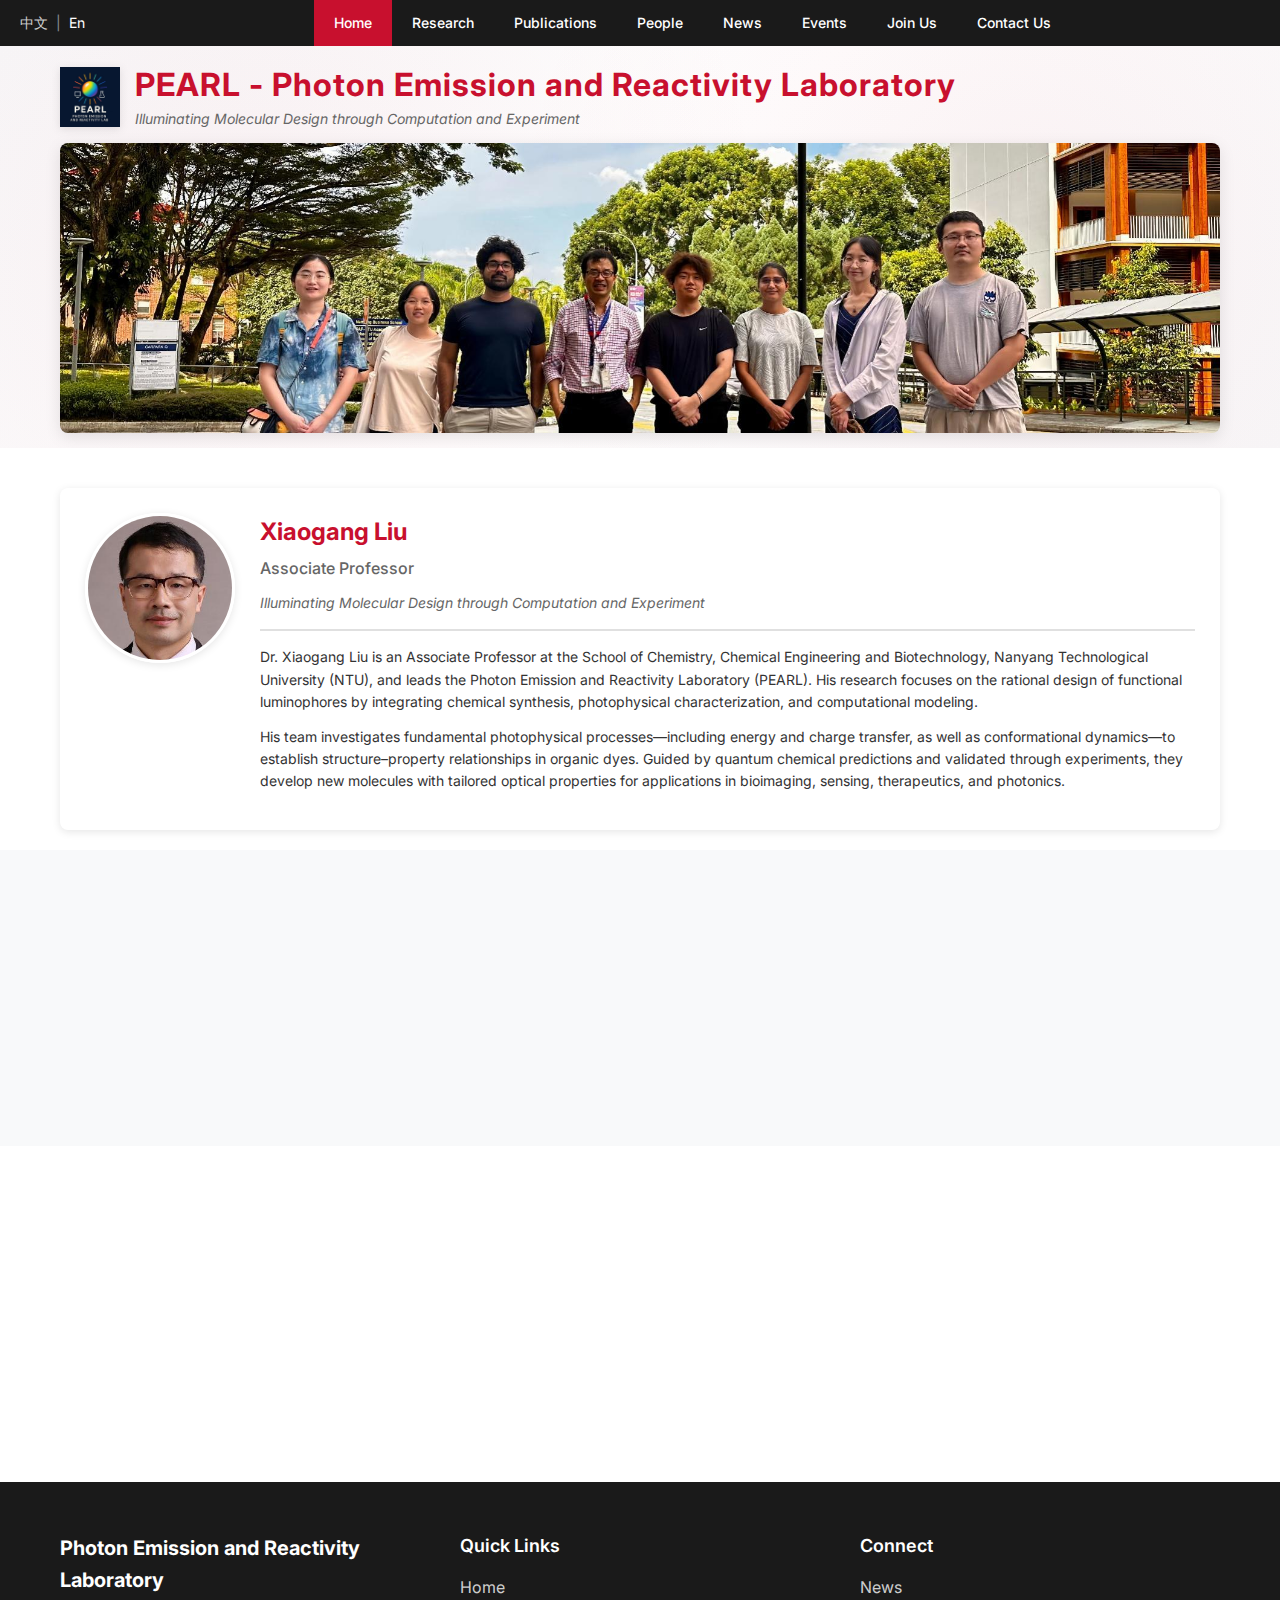
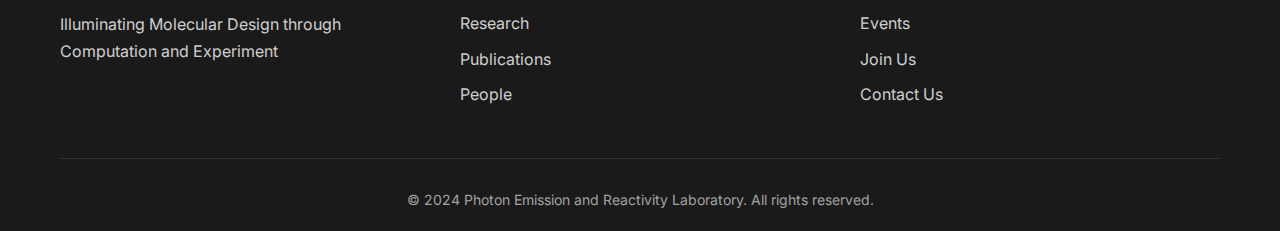
<file: index.html>
<!DOCTYPE html>
<html lang="en" id="html-root">
<head>
    <meta charset="UTF-8">
    <meta name="viewport" content="width=device-width, initial-scale=1.0">
    <title>Photon Emission and Reactivity Laboratory | PEARL</title>
    <link rel="stylesheet" href="styles.css">
    <link rel="preconnect" href="https://fonts.googleapis.com">
    <link rel="preconnect" href="https://fonts.gstatic.com" crossorigin>
    <link href="https://fonts.googleapis.com/css2?family=Inter:wght@300;400;500;600;700&display=swap" rel="stylesheet">
</head>
<body>
    <!-- Navigation -->
    <nav class="navbar">
        <div class="navbar-container">
            <div class="language-switcher-top">
                <a href="#" class="lang-link" data-lang="zh">中文</a>
                <span>|</span>
                <a href="#" class="lang-link active" data-lang="en">En</a>
            </div>
            <ul class="nav-menu">
                <li><a href="index.html" class="nav-link active" data-en="Home" data-zh="首页">Home</a></li>
                <li><a href="research.html" class="nav-link" data-en="Research" data-zh="研究">Research</a></li>
                <li><a href="publications.html" class="nav-link" data-en="Publications" data-zh="出版物">Publications</a></li>
                <li><a href="people.html" class="nav-link" data-en="People" data-zh="人员">People</a></li>
                <li><a href="news.html" class="nav-link" data-en="News" data-zh="新闻">News</a></li>
                <li><a href="events.html" class="nav-link" data-en="Events" data-zh="活动">Events</a></li>
                <li><a href="join-us.html" class="nav-link" data-en="Join Us" data-zh="加入我们">Join Us</a></li>
                <li><a href="contact.html" class="nav-link" data-en="Contact Us" data-zh="联系我们">Contact Us</a></li>
            </ul>
            <button class="mobile-menu-toggle" aria-label="Toggle menu">
                <span></span>
                <span></span>
                <span></span>
            </button>
        </div>
    </nav>

    <!-- Top Banner with Logo and Group Photo -->
    <section class="top-banner">
        <div class="container">
            <div class="banner-content">
                <div class="logo-banner">
                    <div class="logo-image-wrapper">
                        <img src="images/pearl-logo.jpg" alt="PEARL Logo" class="pearl-logo-img" onerror="this.style.display='none'; this.nextElementSibling.style.display='flex';">
                        <div class="logo-icon-fallback" style="display: none;">
                            <svg width="80" height="80" viewBox="0 0 50 50" fill="none" xmlns="http://www.w3.org/2000/svg">
                                <circle cx="25" cy="25" r="20" stroke="currentColor" stroke-width="2" fill="none"/>
                                <circle cx="25" cy="15" r="3" fill="currentColor"/>
                                <circle cx="35" cy="30" r="3" fill="currentColor"/>
                                <circle cx="15" cy="30" r="3" fill="currentColor"/>
                                <line x1="25" y1="18" x2="32" y2="27" stroke="currentColor" stroke-width="1.5"/>
                                <line x1="25" y1="18" x2="18" y2="27" stroke="currentColor" stroke-width="1.5"/>
                                <path d="M25 25 L30 20" stroke="currentColor" stroke-width="2" stroke-linecap="round"/>
                            </svg>
                        </div>
                    </div>
                    <div class="logo-text-banner">
                        <h1 class="pearl-title" data-en="PEARL - Photon Emission and Reactivity Laboratory" data-zh="PEARL - 光子发射与反应性实验室">PEARL - Photon Emission and Reactivity Laboratory</h1>
                        <p class="lab-tagline" data-en="Illuminating Molecular Design through Computation and Experiment" data-zh="通过计算与实验照亮分子设计">Illuminating Molecular Design through Computation and Experiment</p>
                    </div>
                </div>
            </div>
            <div class="group-photo-banner">
                <img src="images/group-photo.jpg" alt="PEARL Research Group" class="group-photo-banner-img">
            </div>
        </div>
    </section>

    <!-- Main Content -->
    <main class="main-content">
        <!-- Professor Profile Section -->
        <section class="professor-section">
            <div class="container">
                <div class="professor-card">
                    <div class="professor-image">
                        <img src="images/professor-photo.jpg" alt="Dr. Xiaogang Liu" class="professor-photo">
                    </div>
                    <div class="professor-info">
                        <h2 class="professor-name">Xiaogang Liu</h2>
                        <p class="professor-title" data-en="Associate Professor" data-zh="副教授">Associate Professor</p>
                        <p class="professor-tagline" data-en="Illuminating Molecular Design through Computation and Experiment" data-zh="通过计算与实验照亮分子设计">Illuminating Molecular Design through Computation and Experiment</p>
                        <div class="professor-bio">
                            <p data-en="Dr. Xiaogang Liu is an Associate Professor at the School of Chemistry, Chemical Engineering and Biotechnology, Nanyang Technological University (NTU), and leads the Photon Emission and Reactivity Laboratory (PEARL). His research focuses on the rational design of functional luminophores by integrating chemical synthesis, photophysical characterization, and computational modeling." data-zh="刘晓刚博士是南洋理工大学化学、化学工程与生物技术学院的副教授，并领导光子发射与反应性实验室（PEARL）。他的研究重点是通过整合化学合成、光物理表征和计算建模来合理设计功能性发光团。">Dr. Xiaogang Liu is an Associate Professor at the School of Chemistry, Chemical Engineering and Biotechnology, Nanyang Technological University (NTU), and leads the Photon Emission and Reactivity Laboratory (PEARL). His research focuses on the rational design of functional luminophores by integrating chemical synthesis, photophysical characterization, and computational modeling.</p>
                            <p data-en="His team investigates fundamental photophysical processes—including energy and charge transfer, as well as conformational dynamics—to establish structure–property relationships in organic dyes. Guided by quantum chemical predictions and validated through experiments, they develop new molecules with tailored optical properties for applications in bioimaging, sensing, therapeutics, and photonics." data-zh="他的团队研究基本的光物理过程——包括能量和电荷转移以及构象动力学——以建立有机染料的结构-性质关系。在量子化学预测的指导下并通过实验验证，他们开发具有定制光学特性的新分子，用于生物成像、传感、治疗和光子学应用。">His team investigates fundamental photophysical processes—including energy and charge transfer, as well as conformational dynamics—to establish structure–property relationships in organic dyes. Guided by quantum chemical predictions and validated through experiments, they develop new molecules with tailored optical properties for applications in bioimaging, sensing, therapeutics, and photonics.</p>
                        </div>
                    </div>
                </div>
            </div>
        </section>

        <!-- Research Preview Section -->
        <section class="research-preview">
            <div class="container">
                <div class="section-header">
                    <h2 data-en="Research" data-zh="研究">Research</h2>
                    <a href="research.html" class="more-link" data-en="More >" data-zh="更多 >">More ></a>
                </div>
                <div class="research-content">
                    <p data-en="Our research focuses on the structure–property relationships of organic dyes. We combine computational modeling, molecular synthesis, and photophysical characterization to establish rational design principles. By integrating theoretical predictions with experimental studies, we investigate and modulate energy transfer, photoinduced processes, and excited-state dynamics, aiming to create next-generation dyes with optimized performance for imaging, sensing, therapy, and photocatalysis." data-zh="我们的研究专注于有机染料的结构-性质关系。我们结合计算建模、分子合成和光物理表征来建立合理的设计原则。通过将理论预测与实验研究相结合，我们研究和调节能量转移、光诱导过程和激发态动力学，旨在创建用于成像、传感、治疗和光催化的具有优化性能的下一代染料。">Our research focuses on the structure–property relationships of organic dyes. We combine computational modeling, molecular synthesis, and photophysical characterization to establish rational design principles. By integrating theoretical predictions with experimental studies, we investigate and modulate energy transfer, photoinduced processes, and excited-state dynamics, aiming to create next-generation dyes with optimized performance for imaging, sensing, therapy, and photocatalysis.</p>
                </div>
            </div>
        </section>

        <!-- Events Preview Section -->
        <section class="events-preview">
            <div class="container">
                <div class="section-header">
                    <h2 data-en="Events" data-zh="活动">Events</h2>
                    <a href="events.html" class="more-link" data-en="More >" data-zh="更多 >">More ></a>
                </div>
                <div class="event-item">
                    <h3 data-en="Fluorescence Research Group Begins a New Chapter at NTU CCEB" data-zh="荧光研究组在NTU CCEB开启新篇章">Fluorescence Research Group Begins a New Chapter at NTU CCEB</h3>
                    <p class="event-date" data-en="Recent" data-zh="最近">Recent</p>
                </div>
            </div>
        </section>
    </main>

    <!-- Footer -->
    <footer class="footer">
        <div class="container">
            <div class="footer-content">
                <div class="footer-section">
                    <h3>Photon Emission and Reactivity Laboratory</h3>
                    <p>Illuminating Molecular Design through Computation and Experiment</p>
                </div>
                <div class="footer-section">
                    <h4>Quick Links</h4>
                    <ul>
                        <li><a href="index.html">Home</a></li>
                        <li><a href="research.html">Research</a></li>
                        <li><a href="publications.html">Publications</a></li>
                        <li><a href="people.html">People</a></li>
                    </ul>
                </div>
                <div class="footer-section">
                    <h4>Connect</h4>
                    <ul>
                        <li><a href="news.html">News</a></li>
                        <li><a href="events.html">Events</a></li>
                        <li><a href="join-us.html">Join Us</a></li>
                        <li><a href="contact.html">Contact Us</a></li>
                    </ul>
                </div>
            </div>
            <div class="footer-bottom">
                <p>&copy; 2024 Photon Emission and Reactivity Laboratory. All rights reserved.</p>
            </div>
        </div>
    </footer>

    <script src="script.js"></script>
</body>
</html>
</file>
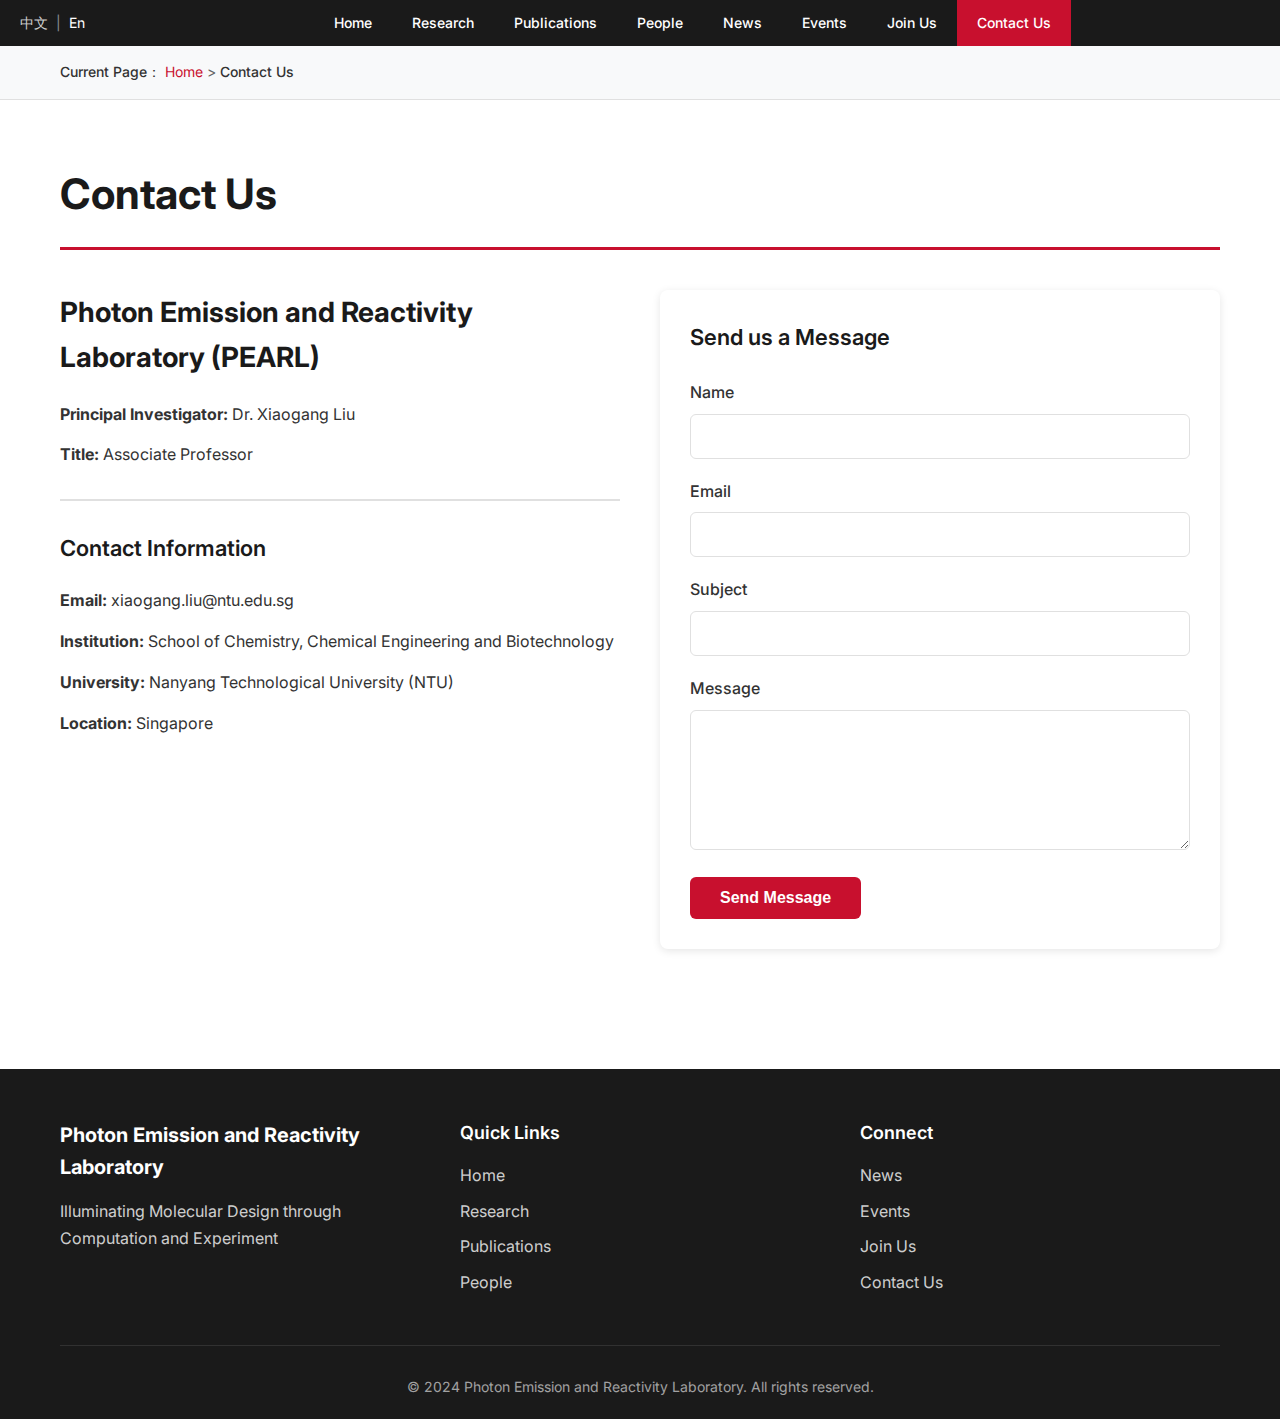
<file: contact.html>
<!DOCTYPE html>
<html lang="en">
<head>
    <meta charset="UTF-8">
    <meta name="viewport" content="width=device-width, initial-scale=1.0">
    <title>Contact Us | PEARL</title>
    <link rel="stylesheet" href="styles.css">
    <link rel="preconnect" href="https://fonts.googleapis.com">
    <link rel="preconnect" href="https://fonts.gstatic.com" crossorigin>
    <link href="https://fonts.googleapis.com/css2?family=Inter:wght@300;400;500;600;700&display=swap" rel="stylesheet">
</head>
<body>
    <!-- Navigation -->
    <nav class="navbar">
        <div class="navbar-container">
            <div class="language-switcher-top">
                <a href="#" class="lang-link" data-lang="zh">中文</a>
                <span>|</span>
                <a href="#" class="lang-link active" data-lang="en">En</a>
            </div>
            <ul class="nav-menu">
                <li><a href="index.html" class="nav-link" data-en="Home" data-zh="首页">Home</a></li>
                <li><a href="research.html" class="nav-link" data-en="Research" data-zh="研究">Research</a></li>
                <li><a href="publications.html" class="nav-link" data-en="Publications" data-zh="出版物">Publications</a></li>
                <li><a href="people.html" class="nav-link" data-en="People" data-zh="人员">People</a></li>
                <li><a href="news.html" class="nav-link" data-en="News" data-zh="新闻">News</a></li>
                <li><a href="events.html" class="nav-link" data-en="Events" data-zh="活动">Events</a></li>
                <li><a href="join-us.html" class="nav-link" data-en="Join Us" data-zh="加入我们">Join Us</a></li>
                <li><a href="contact.html" class="nav-link active" data-en="Contact Us" data-zh="联系我们">Contact Us</a></li>
            </ul>
            <button class="mobile-menu-toggle" aria-label="Toggle menu">
                <span></span>
                <span></span>
                <span></span>
            </button>
        </div>
    </nav>

    <section class="breadcrumb">
        <div class="container">
            <p><span data-en="Current Page： " data-zh="当前页面： ">Current Page： </span><a href="index.html" data-en="Home" data-zh="首页">Home</a> > <span data-en="Contact Us" data-zh="联系我们">Contact Us</span></p>
        </div>
    </section>

    <main class="main-content">
        <section class="contact-page">
            <div class="container">
                <h1 class="page-title" data-en="Contact Us" data-zh="联系我们">Contact Us</h1>
                
                <div class="contact-content">
                    <div class="contact-info">
                        <h2 data-en="Photon Emission and Reactivity Laboratory (PEARL)" data-zh="光子发射与反应性实验室（PEARL）">Photon Emission and Reactivity Laboratory (PEARL)</h2>
                        <p><strong data-en="Principal Investigator:" data-zh="首席研究员：">Principal Investigator:</strong> Dr. Xiaogang Liu</p>
                        <p><strong data-en="Title:" data-zh="职称：">Title:</strong> <span data-en="Associate Professor" data-zh="副教授">Associate Professor</span></p>
                        
                        <div class="contact-details">
                            <h3 data-en="Contact Information" data-zh="联系信息">Contact Information</h3>
                            <p><strong data-en="Email:" data-zh="电子邮件：">Email:</strong> xiaogang.liu@ntu.edu.sg</p>
                            <p><strong data-en="Institution:" data-zh="机构：">Institution:</strong> <span data-en="School of Chemistry, Chemical Engineering and Biotechnology" data-zh="化学、化学工程与生物技术学院">School of Chemistry, Chemical Engineering and Biotechnology</span></p>
                            <p><strong data-en="University:" data-zh="大学：">University:</strong> <span data-en="Nanyang Technological University (NTU)" data-zh="南洋理工大学（NTU）">Nanyang Technological University (NTU)</span></p>
                            <p><strong data-en="Location:" data-zh="位置：">Location:</strong> <span data-en="Singapore" data-zh="新加坡">Singapore</span></p>
                        </div>
                    </div>

                    <div class="contact-form-section">
                        <h3 data-en="Send us a Message" data-zh="给我们留言">Send us a Message</h3>
                        <form class="contact-form">
                            <div class="form-group">
                                <label for="name" data-en="Name" data-zh="姓名">Name</label>
                                <input type="text" id="name" name="name" required>
                            </div>
                            <div class="form-group">
                                <label for="email" data-en="Email" data-zh="电子邮件">Email</label>
                                <input type="email" id="email" name="email" required>
                            </div>
                            <div class="form-group">
                                <label for="subject" data-en="Subject" data-zh="主题">Subject</label>
                                <input type="text" id="subject" name="subject" required>
                            </div>
                            <div class="form-group">
                                <label for="message" data-en="Message" data-zh="留言">Message</label>
                                <textarea id="message" name="message" rows="6" required></textarea>
                            </div>
                            <button type="submit" class="submit-btn" data-en="Send Message" data-zh="发送留言">Send Message</button>
                        </form>
                    </div>
                </div>
            </div>
        </section>
    </main>

    <footer class="footer">
        <div class="container">
            <div class="footer-content">
                <div class="footer-section">
                    <h3>Photon Emission and Reactivity Laboratory</h3>
                    <p>Illuminating Molecular Design through Computation and Experiment</p>
                </div>
                <div class="footer-section">
                    <h4>Quick Links</h4>
                    <ul>
                        <li><a href="index.html">Home</a></li>
                        <li><a href="research.html">Research</a></li>
                        <li><a href="publications.html">Publications</a></li>
                        <li><a href="people.html">People</a></li>
                    </ul>
                </div>
                <div class="footer-section">
                    <h4>Connect</h4>
                    <ul>
                        <li><a href="news.html">News</a></li>
                        <li><a href="events.html">Events</a></li>
                        <li><a href="join-us.html">Join Us</a></li>
                        <li><a href="contact.html">Contact Us</a></li>
                    </ul>
                </div>
            </div>
            <div class="footer-bottom">
                <p>&copy; 2024 Photon Emission and Reactivity Laboratory. All rights reserved.</p>
            </div>
        </div>
    </footer>

    <script src="script.js"></script>
</body>
</html>
</file>
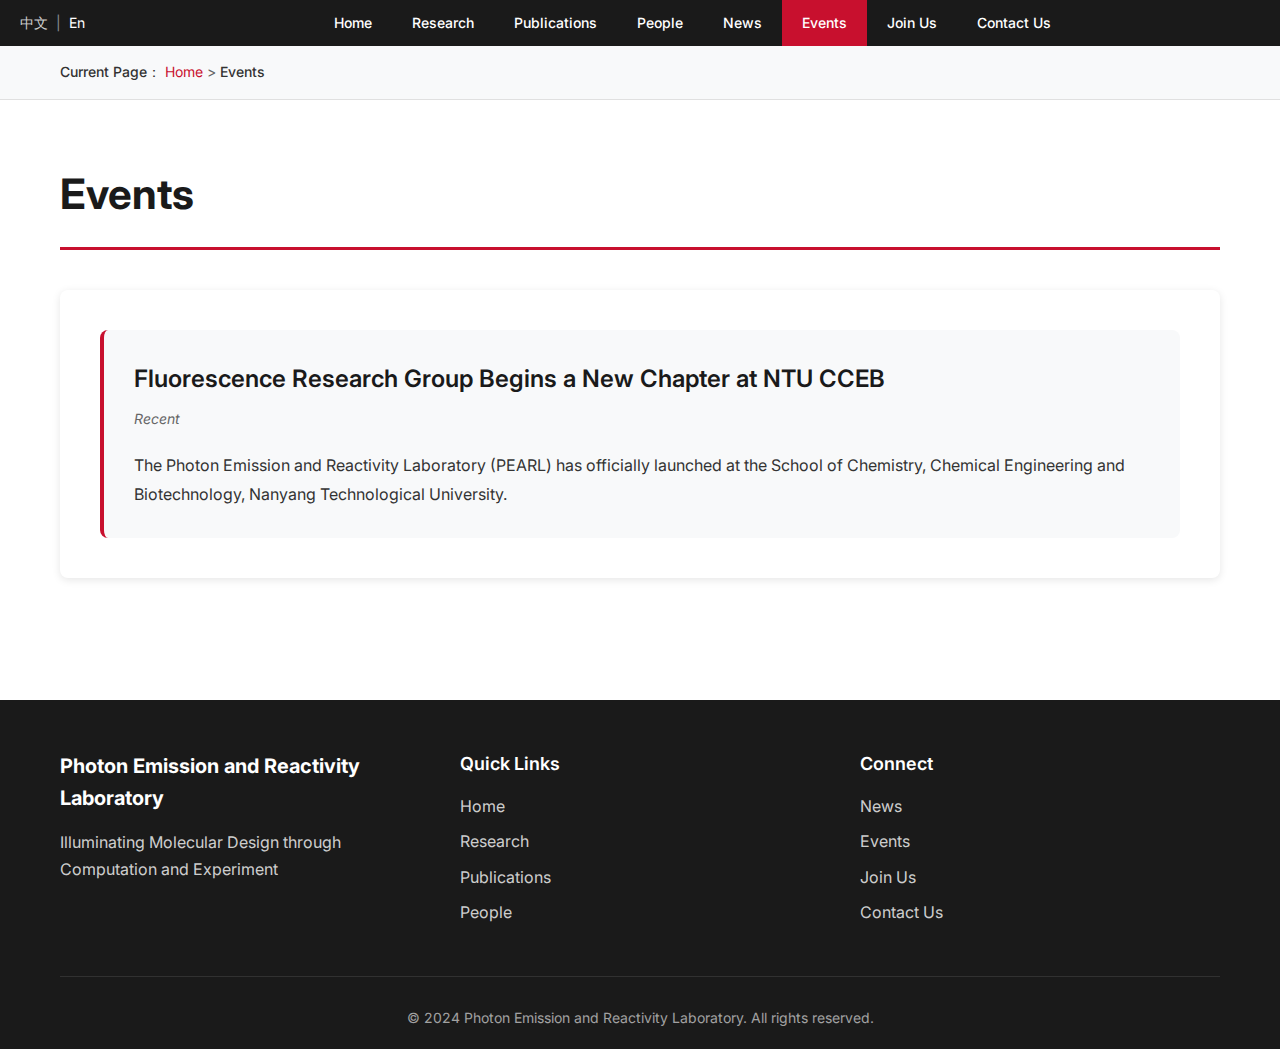
<file: events.html>
<!DOCTYPE html>
<html lang="en">
<head>
    <meta charset="UTF-8">
    <meta name="viewport" content="width=device-width, initial-scale=1.0">
    <title>Events | PEARL</title>
    <link rel="stylesheet" href="styles.css">
    <link rel="preconnect" href="https://fonts.googleapis.com">
    <link rel="preconnect" href="https://fonts.gstatic.com" crossorigin>
    <link href="https://fonts.googleapis.com/css2?family=Inter:wght@300;400;500;600;700&display=swap" rel="stylesheet">
</head>
<body>
    <!-- Navigation -->
    <nav class="navbar">
        <div class="navbar-container">
            <div class="language-switcher-top">
                <a href="#" class="lang-link" data-lang="zh">中文</a>
                <span>|</span>
                <a href="#" class="lang-link active" data-lang="en">En</a>
            </div>
            <ul class="nav-menu">
                <li><a href="index.html" class="nav-link" data-en="Home" data-zh="首页">Home</a></li>
                <li><a href="research.html" class="nav-link" data-en="Research" data-zh="研究">Research</a></li>
                <li><a href="publications.html" class="nav-link" data-en="Publications" data-zh="出版物">Publications</a></li>
                <li><a href="people.html" class="nav-link" data-en="People" data-zh="人员">People</a></li>
                <li><a href="news.html" class="nav-link" data-en="News" data-zh="新闻">News</a></li>
                <li><a href="events.html" class="nav-link active" data-en="Events" data-zh="活动">Events</a></li>
                <li><a href="join-us.html" class="nav-link" data-en="Join Us" data-zh="加入我们">Join Us</a></li>
                <li><a href="contact.html" class="nav-link" data-en="Contact Us" data-zh="联系我们">Contact Us</a></li>
            </ul>
            <button class="mobile-menu-toggle" aria-label="Toggle menu">
                <span></span>
                <span></span>
                <span></span>
            </button>
        </div>
    </nav>

    <section class="breadcrumb">
        <div class="container">
            <p><span data-en="Current Page： " data-zh="当前页面： ">Current Page： </span><a href="index.html" data-en="Home" data-zh="首页">Home</a> > <span data-en="Events" data-zh="活动">Events</span></p>
        </div>
    </section>

    <main class="main-content">
        <section class="events-page">
            <div class="container">
                <h1 class="page-title" data-en="Events" data-zh="活动">Events</h1>
                
                <div class="events-list">
                    <div class="event-item-large">
                        <h3 data-en="Fluorescence Research Group Begins a New Chapter at NTU CCEB" data-zh="荧光研究组在NTU CCEB开启新篇章">Fluorescence Research Group Begins a New Chapter at NTU CCEB</h3>
                        <p class="event-date" data-en="Recent" data-zh="最近">Recent</p>
                        <p class="event-description" data-en="The Photon Emission and Reactivity Laboratory (PEARL) has officially launched at the School of Chemistry, Chemical Engineering and Biotechnology, Nanyang Technological University." data-zh="光子发射与反应性实验室（PEARL）已在南洋理工大学化学、化学工程与生物技术学院正式启动。">The Photon Emission and Reactivity Laboratory (PEARL) has officially launched at the School of Chemistry, Chemical Engineering and Biotechnology, Nanyang Technological University.</p>
                    </div>
                </div>
            </div>
        </section>
    </main>

    <footer class="footer">
        <div class="container">
            <div class="footer-content">
                <div class="footer-section">
                    <h3>Photon Emission and Reactivity Laboratory</h3>
                    <p>Illuminating Molecular Design through Computation and Experiment</p>
                </div>
                <div class="footer-section">
                    <h4>Quick Links</h4>
                    <ul>
                        <li><a href="index.html">Home</a></li>
                        <li><a href="research.html">Research</a></li>
                        <li><a href="publications.html">Publications</a></li>
                        <li><a href="people.html">People</a></li>
                    </ul>
                </div>
                <div class="footer-section">
                    <h4>Connect</h4>
                    <ul>
                        <li><a href="news.html">News</a></li>
                        <li><a href="events.html">Events</a></li>
                        <li><a href="join-us.html">Join Us</a></li>
                        <li><a href="contact.html">Contact Us</a></li>
                    </ul>
                </div>
            </div>
            <div class="footer-bottom">
                <p>&copy; 2024 Photon Emission and Reactivity Laboratory. All rights reserved.</p>
            </div>
        </div>
    </footer>

    <script src="script.js"></script>
</body>
</html>
</file>
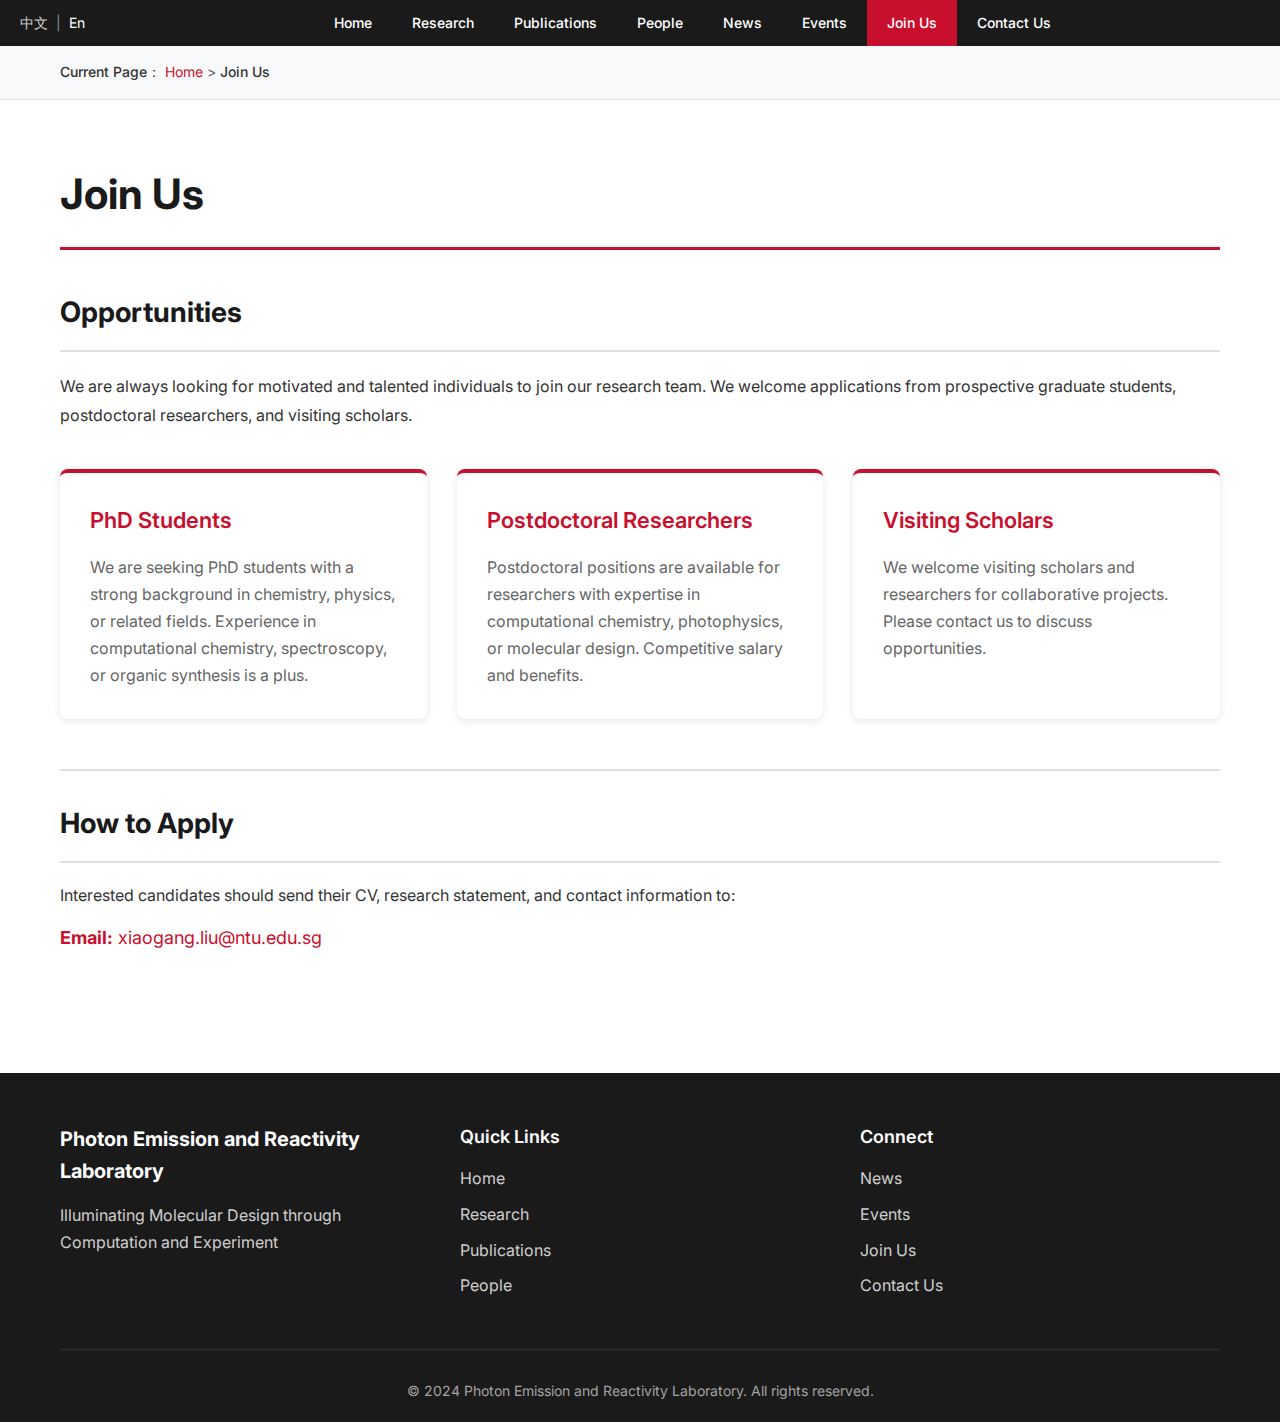
<file: join-us.html>
<!DOCTYPE html>
<html lang="en">
<head>
    <meta charset="UTF-8">
    <meta name="viewport" content="width=device-width, initial-scale=1.0">
    <title>Join Us | PEARL</title>
    <link rel="stylesheet" href="styles.css">
    <link rel="preconnect" href="https://fonts.googleapis.com">
    <link rel="preconnect" href="https://fonts.gstatic.com" crossorigin>
    <link href="https://fonts.googleapis.com/css2?family=Inter:wght@300;400;500;600;700&display=swap" rel="stylesheet">
</head>
<body>
    <!-- Navigation -->
    <nav class="navbar">
        <div class="navbar-container">
            <div class="language-switcher-top">
                <a href="#" class="lang-link" data-lang="zh">中文</a>
                <span>|</span>
                <a href="#" class="lang-link active" data-lang="en">En</a>
            </div>
            <ul class="nav-menu">
                <li><a href="index.html" class="nav-link" data-en="Home" data-zh="首页">Home</a></li>
                <li><a href="research.html" class="nav-link" data-en="Research" data-zh="研究">Research</a></li>
                <li><a href="publications.html" class="nav-link" data-en="Publications" data-zh="出版物">Publications</a></li>
                <li><a href="people.html" class="nav-link" data-en="People" data-zh="人员">People</a></li>
                <li><a href="news.html" class="nav-link" data-en="News" data-zh="新闻">News</a></li>
                <li><a href="events.html" class="nav-link" data-en="Events" data-zh="活动">Events</a></li>
                <li><a href="join-us.html" class="nav-link active" data-en="Join Us" data-zh="加入我们">Join Us</a></li>
                <li><a href="contact.html" class="nav-link" data-en="Contact Us" data-zh="联系我们">Contact Us</a></li>
            </ul>
            <button class="mobile-menu-toggle" aria-label="Toggle menu">
                <span></span>
                <span></span>
                <span></span>
            </button>
        </div>
    </nav>

    <section class="breadcrumb">
        <div class="container">
            <p><span data-en="Current Page： " data-zh="当前页面： ">Current Page： </span><a href="index.html" data-en="Home" data-zh="首页">Home</a> > <span data-en="Join Us" data-zh="加入我们">Join Us</span></p>
        </div>
    </section>

    <main class="main-content">
        <section class="join-us-page">
            <div class="container">
                <h1 class="page-title" data-en="Join Us" data-zh="加入我们">Join Us</h1>
                
                <div class="join-content">
                    <h2 data-en="Opportunities" data-zh="机会">Opportunities</h2>
                    <p data-en="We are always looking for motivated and talented individuals to join our research team. We welcome applications from prospective graduate students, postdoctoral researchers, and visiting scholars." data-zh="我们一直在寻找有动力和才华的个人加入我们的研究团队。我们欢迎未来的研究生、博士后研究人员和访问学者的申请。">We are always looking for motivated and talented individuals to join our research team. We welcome applications from prospective graduate students, postdoctoral researchers, and visiting scholars.</p>
                    
                    <div class="opportunities-grid">
                        <div class="opportunity-card">
                            <h3 data-en="PhD Students" data-zh="博士生">PhD Students</h3>
                            <p data-en="We are seeking PhD students with a strong background in chemistry, physics, or related fields. Experience in computational chemistry, spectroscopy, or organic synthesis is a plus." data-zh="我们正在寻找在化学、物理或相关领域具有强大背景的博士生。在计算化学、光谱学或有机合成方面的经验是加分项。">We are seeking PhD students with a strong background in chemistry, physics, or related fields. Experience in computational chemistry, spectroscopy, or organic synthesis is a plus.</p>
                        </div>
                        <div class="opportunity-card">
                            <h3 data-en="Postdoctoral Researchers" data-zh="博士后研究员">Postdoctoral Researchers</h3>
                            <p data-en="Postdoctoral positions are available for researchers with expertise in computational chemistry, photophysics, or molecular design. Competitive salary and benefits." data-zh="为在计算化学、光物理学或分子设计方面具有专业知识的研究人员提供博士后职位。具有竞争力的薪水和福利。">Postdoctoral positions are available for researchers with expertise in computational chemistry, photophysics, or molecular design. Competitive salary and benefits.</p>
                        </div>
                        <div class="opportunity-card">
                            <h3 data-en="Visiting Scholars" data-zh="访问学者">Visiting Scholars</h3>
                            <p data-en="We welcome visiting scholars and researchers for collaborative projects. Please contact us to discuss opportunities." data-zh="我们欢迎访问学者和研究人员进行合作项目。请联系我们讨论机会。">We welcome visiting scholars and researchers for collaborative projects. Please contact us to discuss opportunities.</p>
                        </div>
                    </div>

                    <div class="application-section">
                        <h2 data-en="How to Apply" data-zh="如何申请">How to Apply</h2>
                        <p data-en="Interested candidates should send their CV, research statement, and contact information to:" data-zh="感兴趣的候选人应将其简历、研究陈述和联系信息发送至：">Interested candidates should send their CV, research statement, and contact information to:</p>
                        <p class="contact-email"><strong data-en="Email:" data-zh="电子邮件：">Email:</strong> xiaogang.liu@ntu.edu.sg</p>
                    </div>
                </div>
            </div>
        </section>
    </main>

    <footer class="footer">
        <div class="container">
            <div class="footer-content">
                <div class="footer-section">
                    <h3>Photon Emission and Reactivity Laboratory</h3>
                    <p>Illuminating Molecular Design through Computation and Experiment</p>
                </div>
                <div class="footer-section">
                    <h4>Quick Links</h4>
                    <ul>
                        <li><a href="index.html">Home</a></li>
                        <li><a href="research.html">Research</a></li>
                        <li><a href="publications.html">Publications</a></li>
                        <li><a href="people.html">People</a></li>
                    </ul>
                </div>
                <div class="footer-section">
                    <h4>Connect</h4>
                    <ul>
                        <li><a href="news.html">News</a></li>
                        <li><a href="events.html">Events</a></li>
                        <li><a href="join-us.html">Join Us</a></li>
                        <li><a href="contact.html">Contact Us</a></li>
                    </ul>
                </div>
            </div>
            <div class="footer-bottom">
                <p>&copy; 2024 Photon Emission and Reactivity Laboratory. All rights reserved.</p>
            </div>
        </div>
    </footer>

    <script src="script.js"></script>
</body>
</html>
</file>
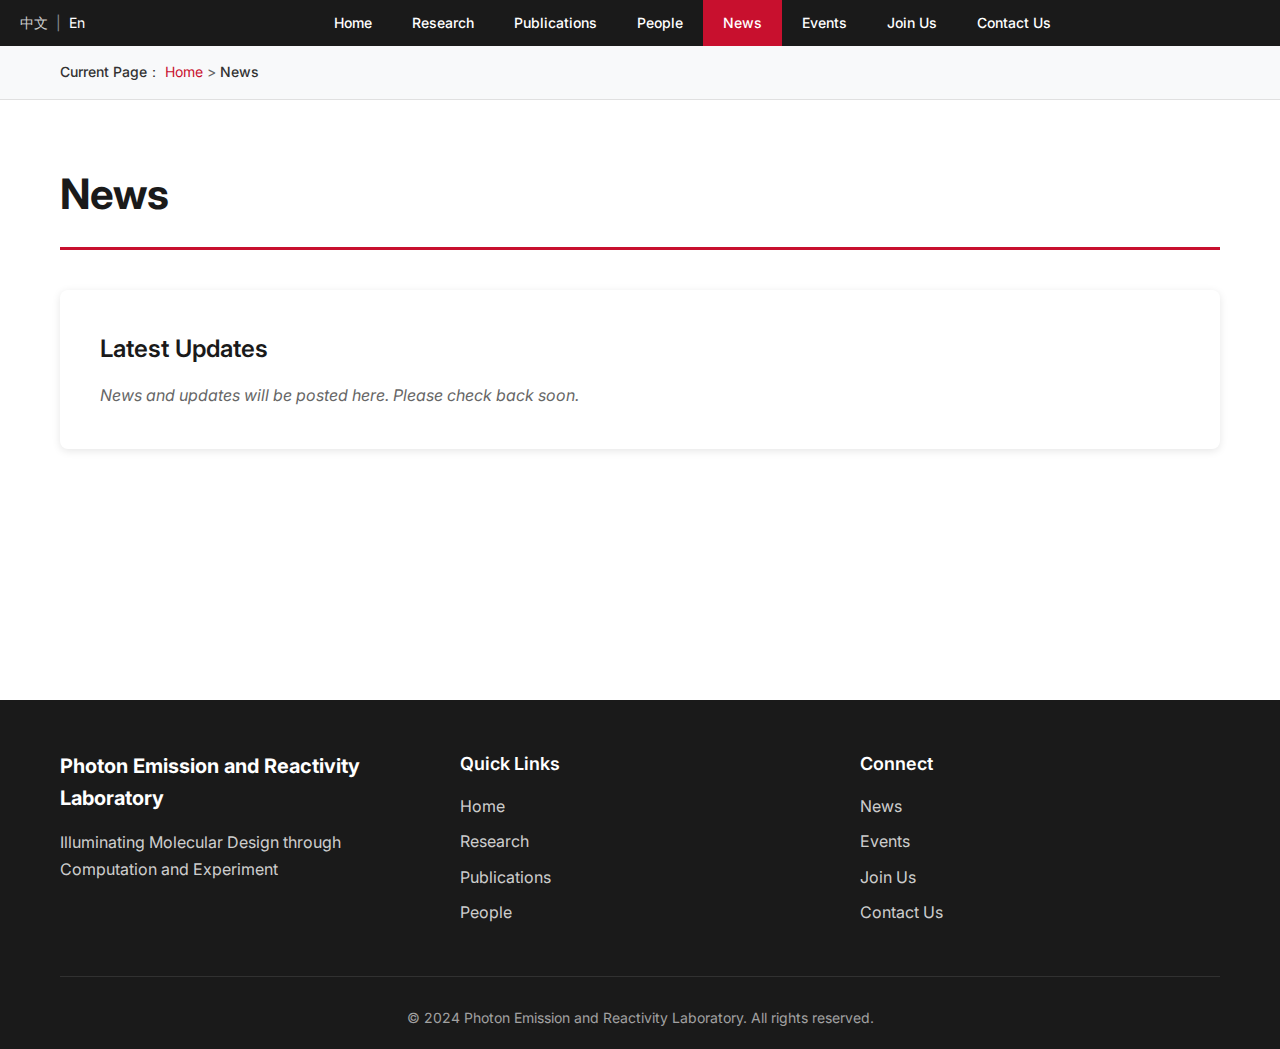
<file: news.html>
<!DOCTYPE html>
<html lang="en">
<head>
    <meta charset="UTF-8">
    <meta name="viewport" content="width=device-width, initial-scale=1.0">
    <title>News | PEARL</title>
    <link rel="stylesheet" href="styles.css">
    <link rel="preconnect" href="https://fonts.googleapis.com">
    <link rel="preconnect" href="https://fonts.gstatic.com" crossorigin>
    <link href="https://fonts.googleapis.com/css2?family=Inter:wght@300;400;500;600;700&display=swap" rel="stylesheet">
</head>
<body>
    <!-- Navigation -->
    <nav class="navbar">
        <div class="navbar-container">
            <div class="language-switcher-top">
                <a href="#" class="lang-link" data-lang="zh">中文</a>
                <span>|</span>
                <a href="#" class="lang-link active" data-lang="en">En</a>
            </div>
            <ul class="nav-menu">
                <li><a href="index.html" class="nav-link" data-en="Home" data-zh="首页">Home</a></li>
                <li><a href="research.html" class="nav-link" data-en="Research" data-zh="研究">Research</a></li>
                <li><a href="publications.html" class="nav-link" data-en="Publications" data-zh="出版物">Publications</a></li>
                <li><a href="people.html" class="nav-link" data-en="People" data-zh="人员">People</a></li>
                <li><a href="news.html" class="nav-link active" data-en="News" data-zh="新闻">News</a></li>
                <li><a href="events.html" class="nav-link" data-en="Events" data-zh="活动">Events</a></li>
                <li><a href="join-us.html" class="nav-link" data-en="Join Us" data-zh="加入我们">Join Us</a></li>
                <li><a href="contact.html" class="nav-link" data-en="Contact Us" data-zh="联系我们">Contact Us</a></li>
            </ul>
            <button class="mobile-menu-toggle" aria-label="Toggle menu">
                <span></span>
                <span></span>
                <span></span>
            </button>
        </div>
    </nav>

    <section class="breadcrumb">
        <div class="container">
            <p><span data-en="Current Page： " data-zh="当前页面： ">Current Page： </span><a href="index.html" data-en="Home" data-zh="首页">Home</a> > <span data-en="News" data-zh="新闻">News</span></p>
        </div>
    </section>

    <main class="main-content">
        <section class="news-page">
            <div class="container">
                <h1 class="page-title" data-en="News" data-zh="新闻">News</h1>
                
                <div class="news-list">
                    <div class="news-item">
                        <h3 data-en="Latest Updates" data-zh="最新更新">Latest Updates</h3>
                        <p class="news-note" data-en="News and updates will be posted here. Please check back soon." data-zh="新闻和更新将在此发布。请稍后查看。">News and updates will be posted here. Please check back soon.</p>
                    </div>
                </div>
            </div>
        </section>
    </main>

    <footer class="footer">
        <div class="container">
            <div class="footer-content">
                <div class="footer-section">
                    <h3>Photon Emission and Reactivity Laboratory</h3>
                    <p>Illuminating Molecular Design through Computation and Experiment</p>
                </div>
                <div class="footer-section">
                    <h4>Quick Links</h4>
                    <ul>
                        <li><a href="index.html">Home</a></li>
                        <li><a href="research.html">Research</a></li>
                        <li><a href="publications.html">Publications</a></li>
                        <li><a href="people.html">People</a></li>
                    </ul>
                </div>
                <div class="footer-section">
                    <h4>Connect</h4>
                    <ul>
                        <li><a href="news.html">News</a></li>
                        <li><a href="events.html">Events</a></li>
                        <li><a href="join-us.html">Join Us</a></li>
                        <li><a href="contact.html">Contact Us</a></li>
                    </ul>
                </div>
            </div>
            <div class="footer-bottom">
                <p>&copy; 2024 Photon Emission and Reactivity Laboratory. All rights reserved.</p>
            </div>
        </div>
    </footer>

    <script src="script.js"></script>
</body>
</html>
</file>
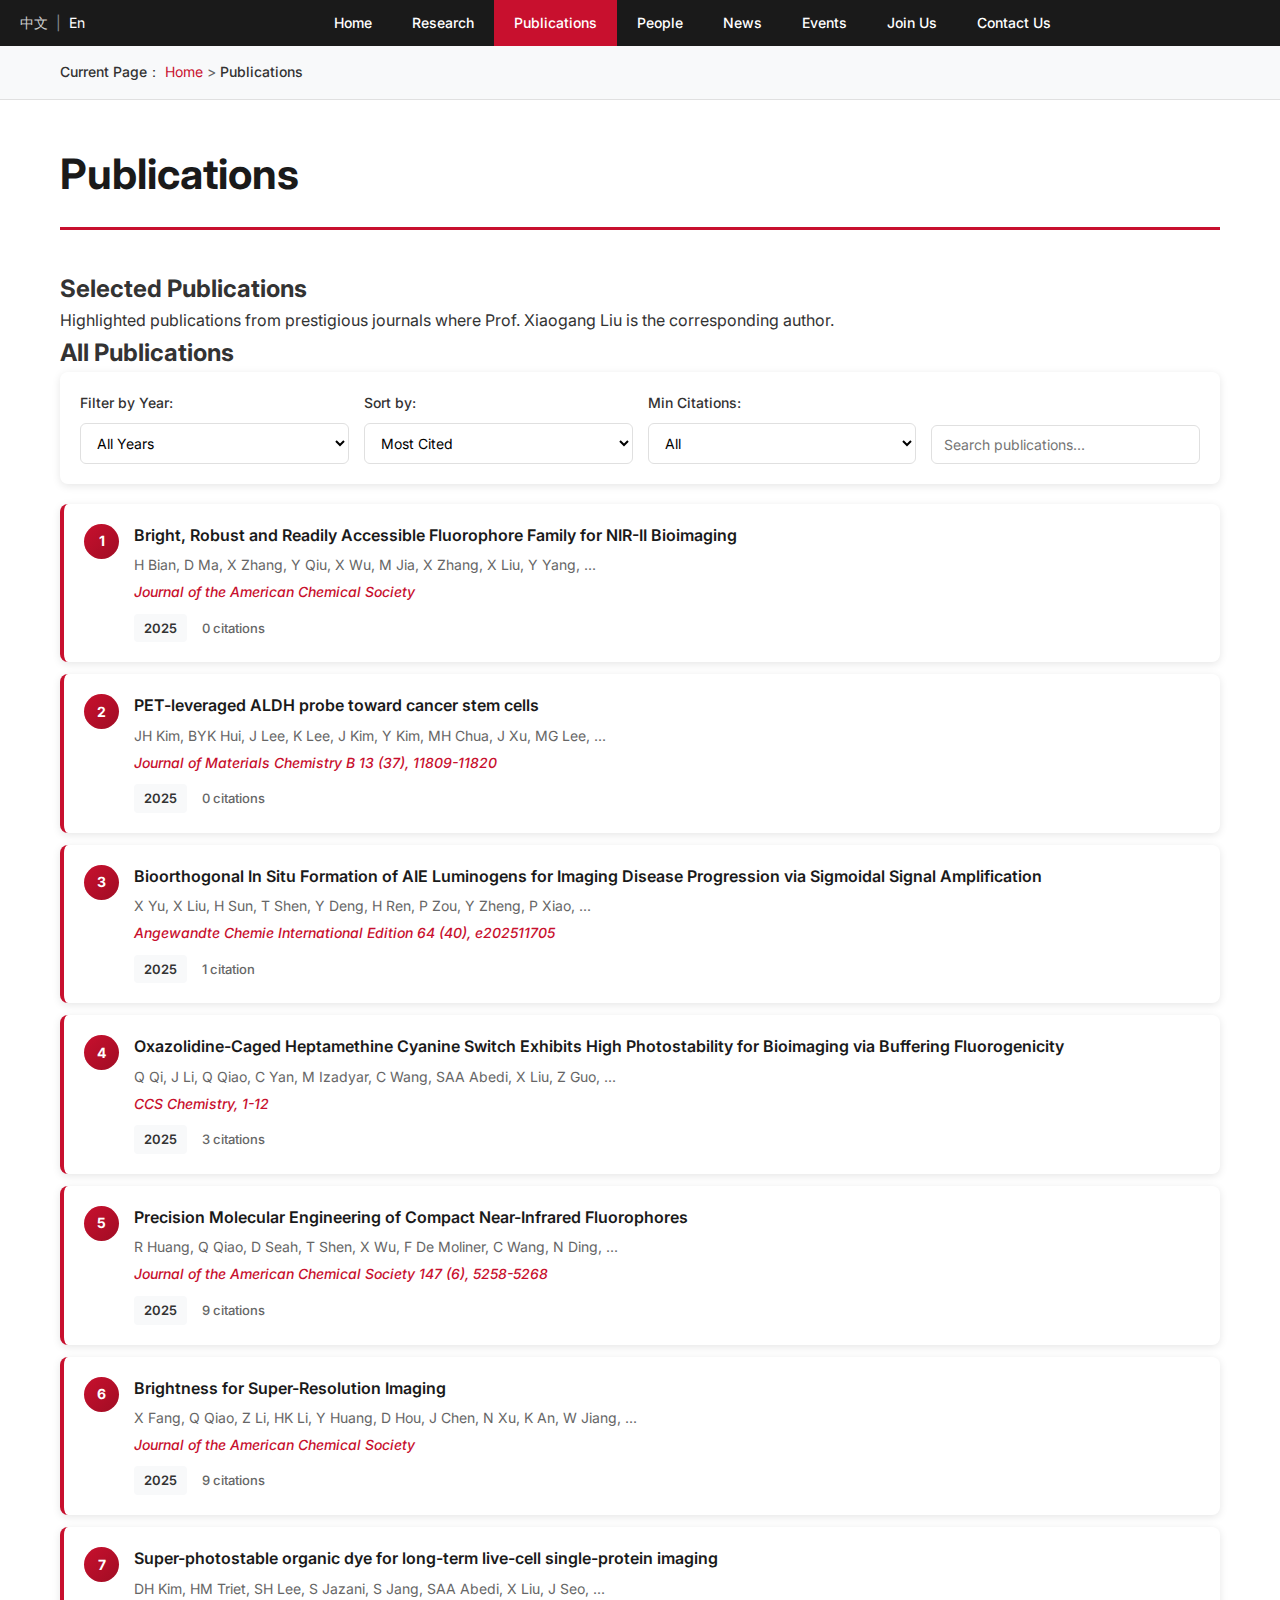
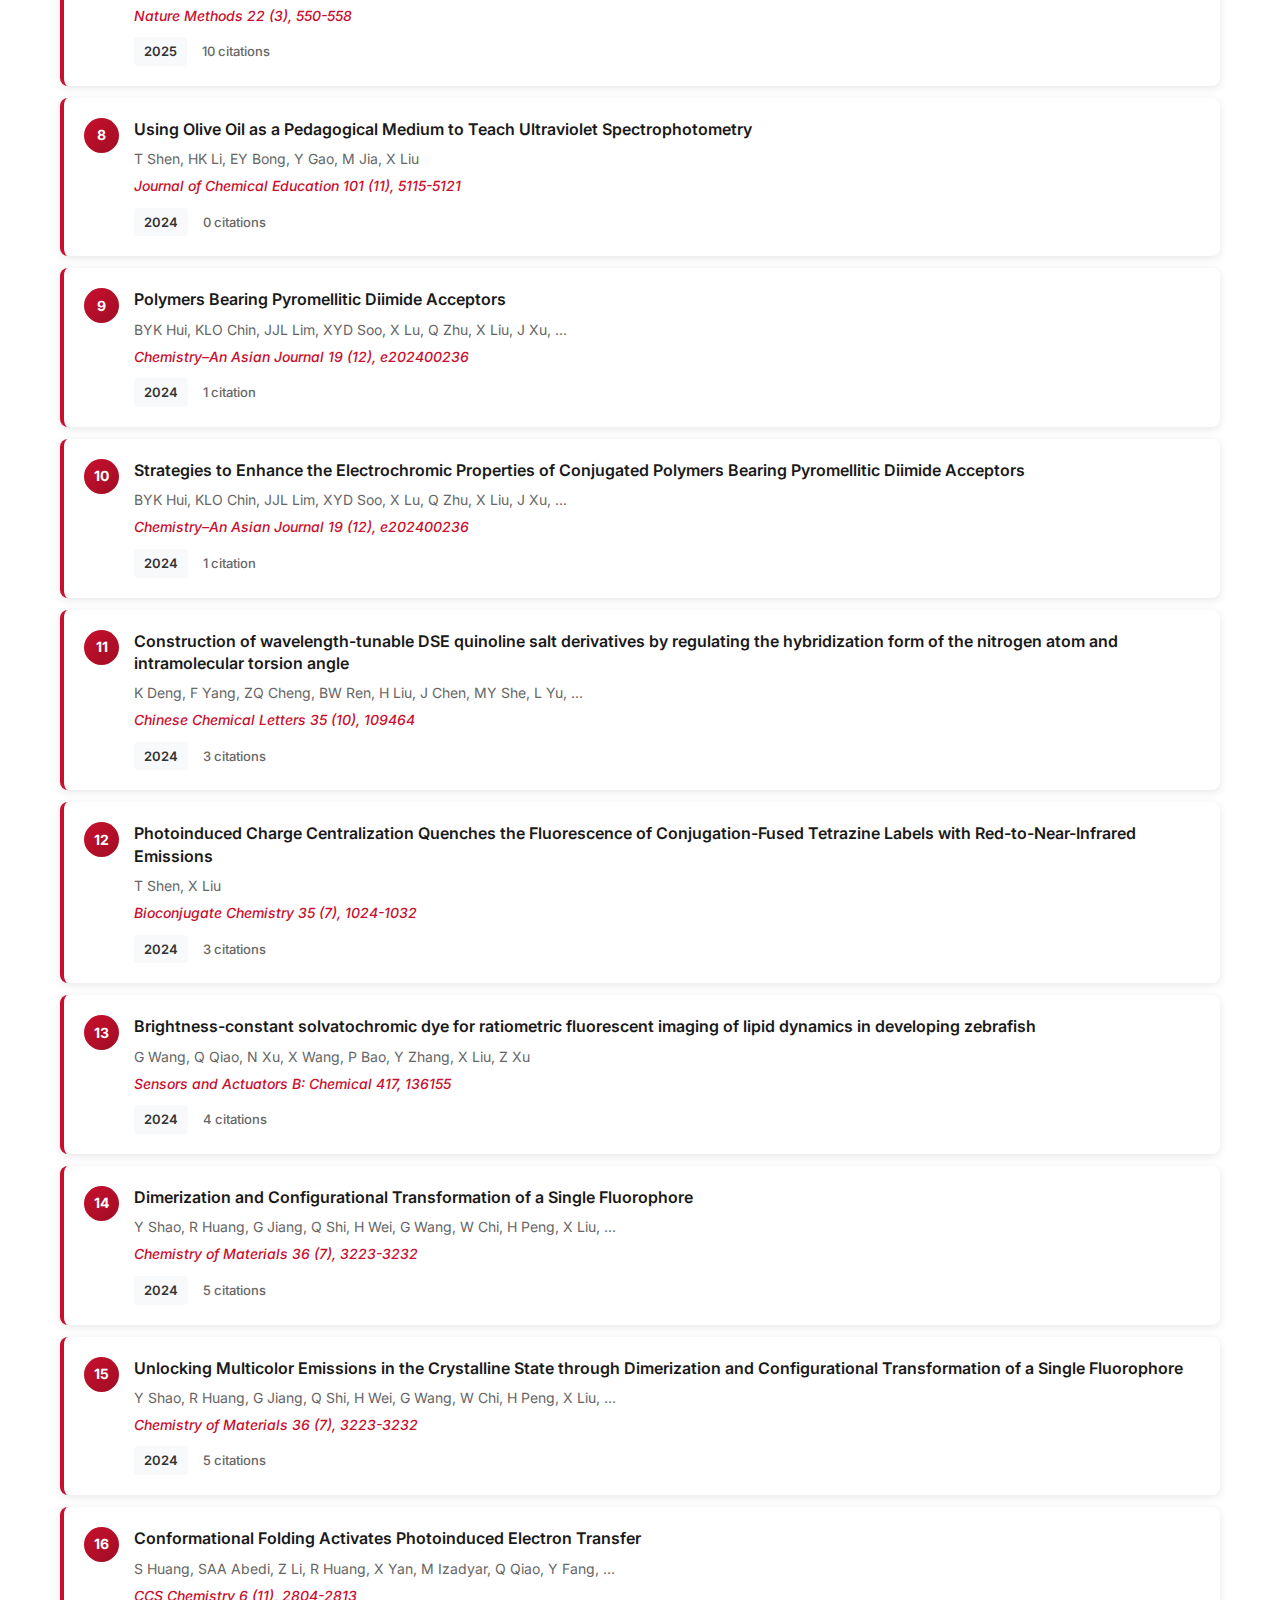
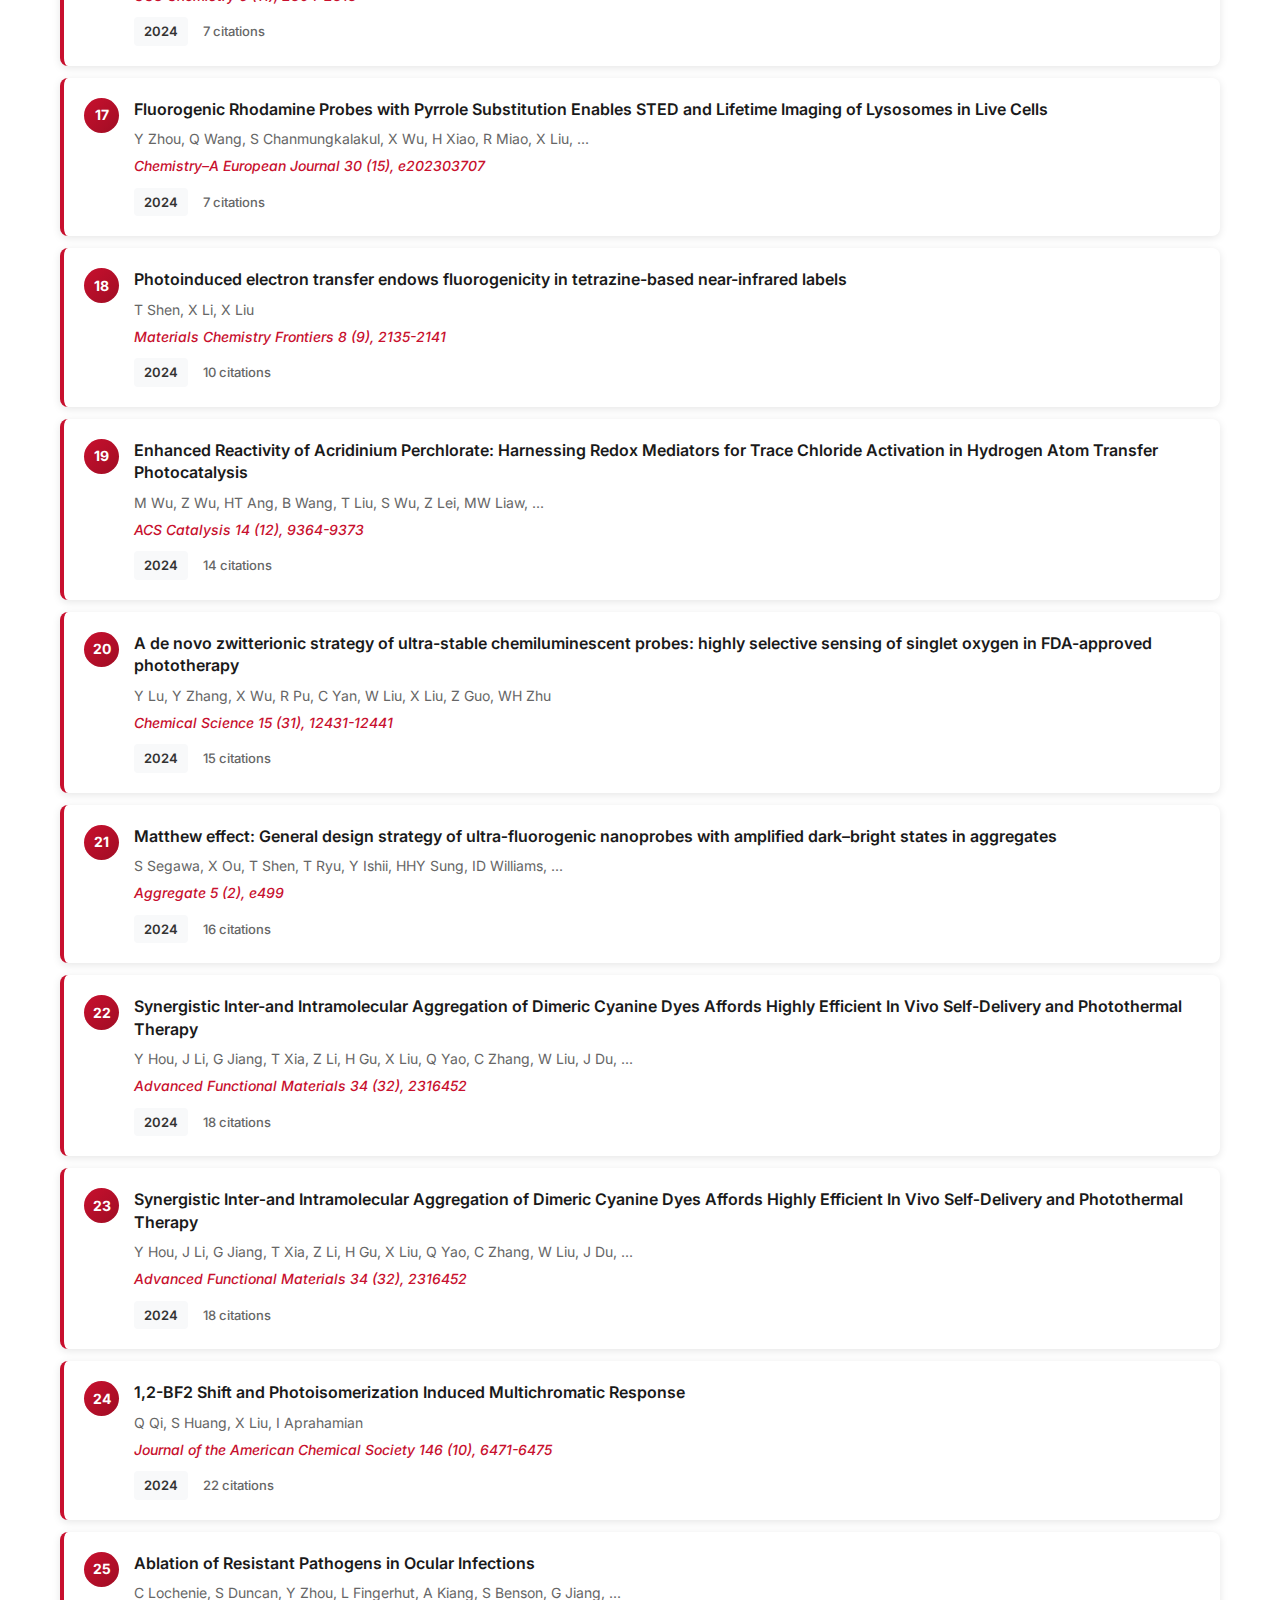
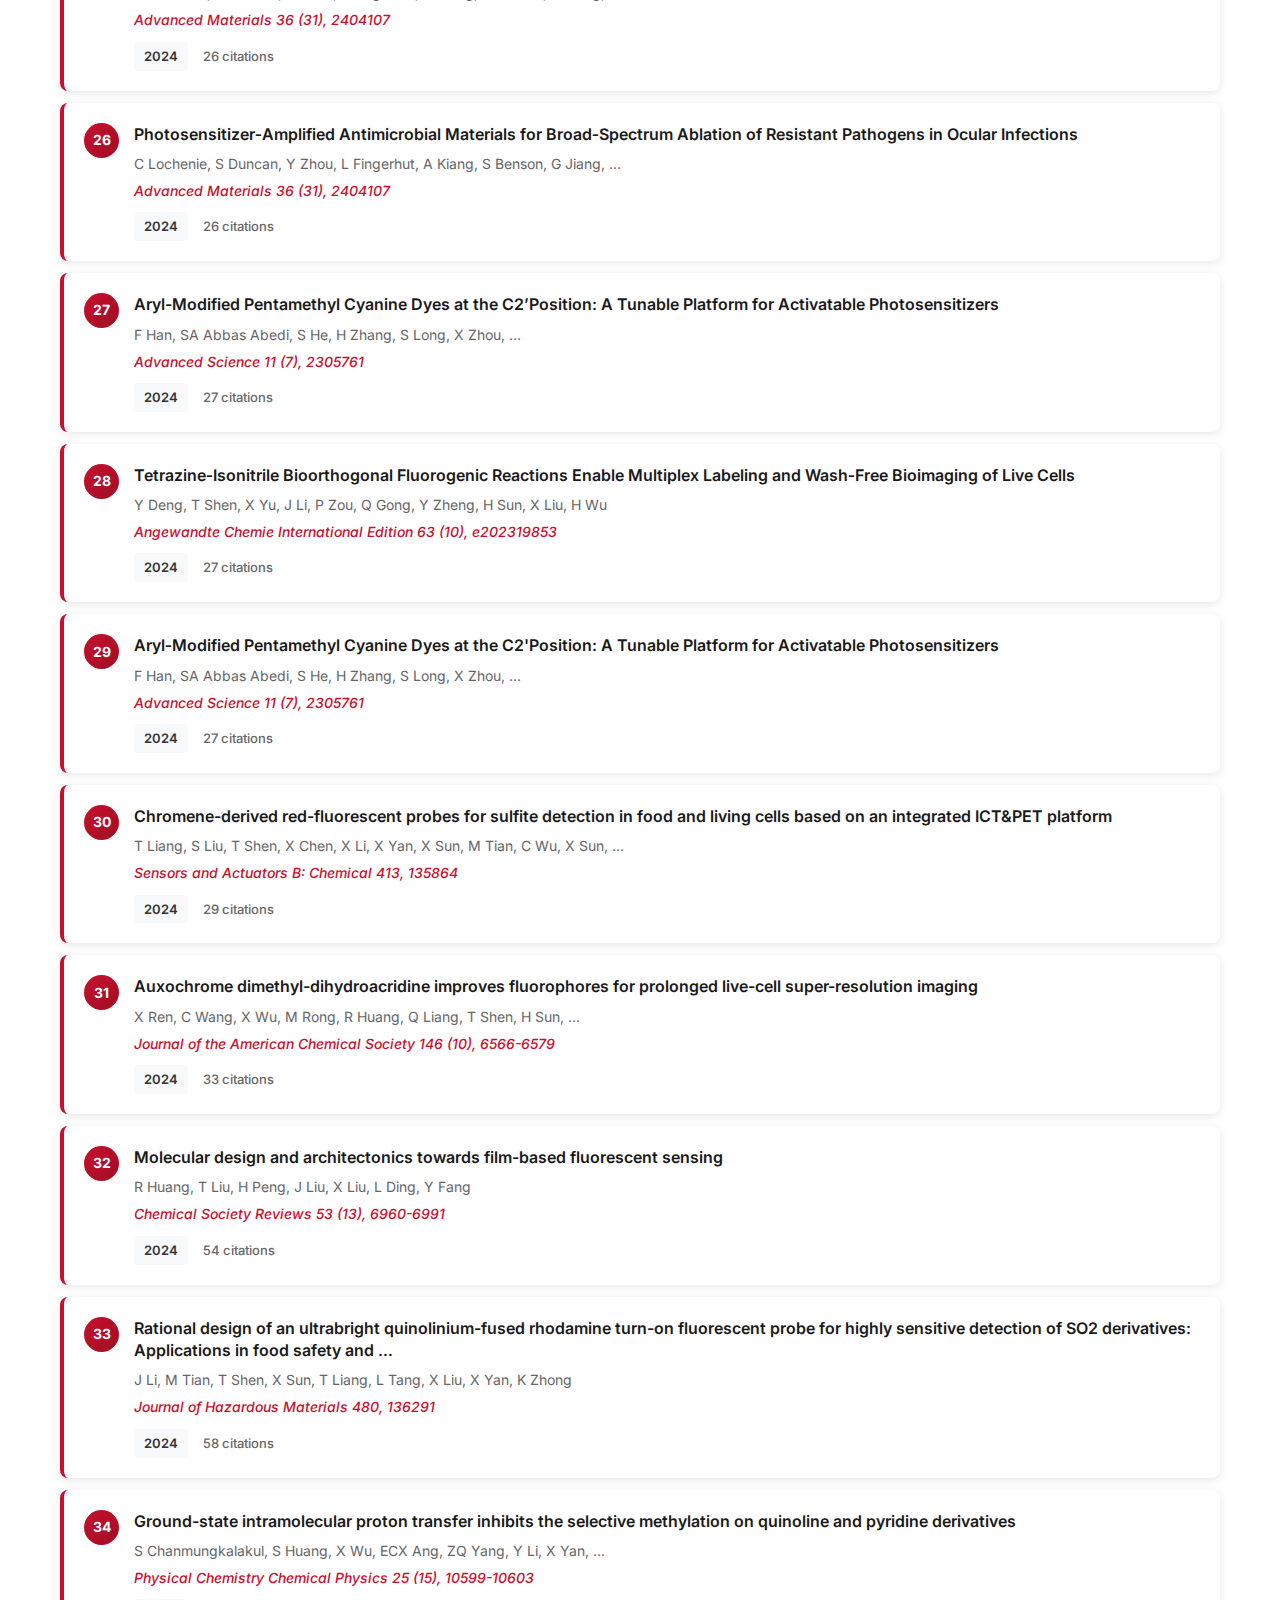
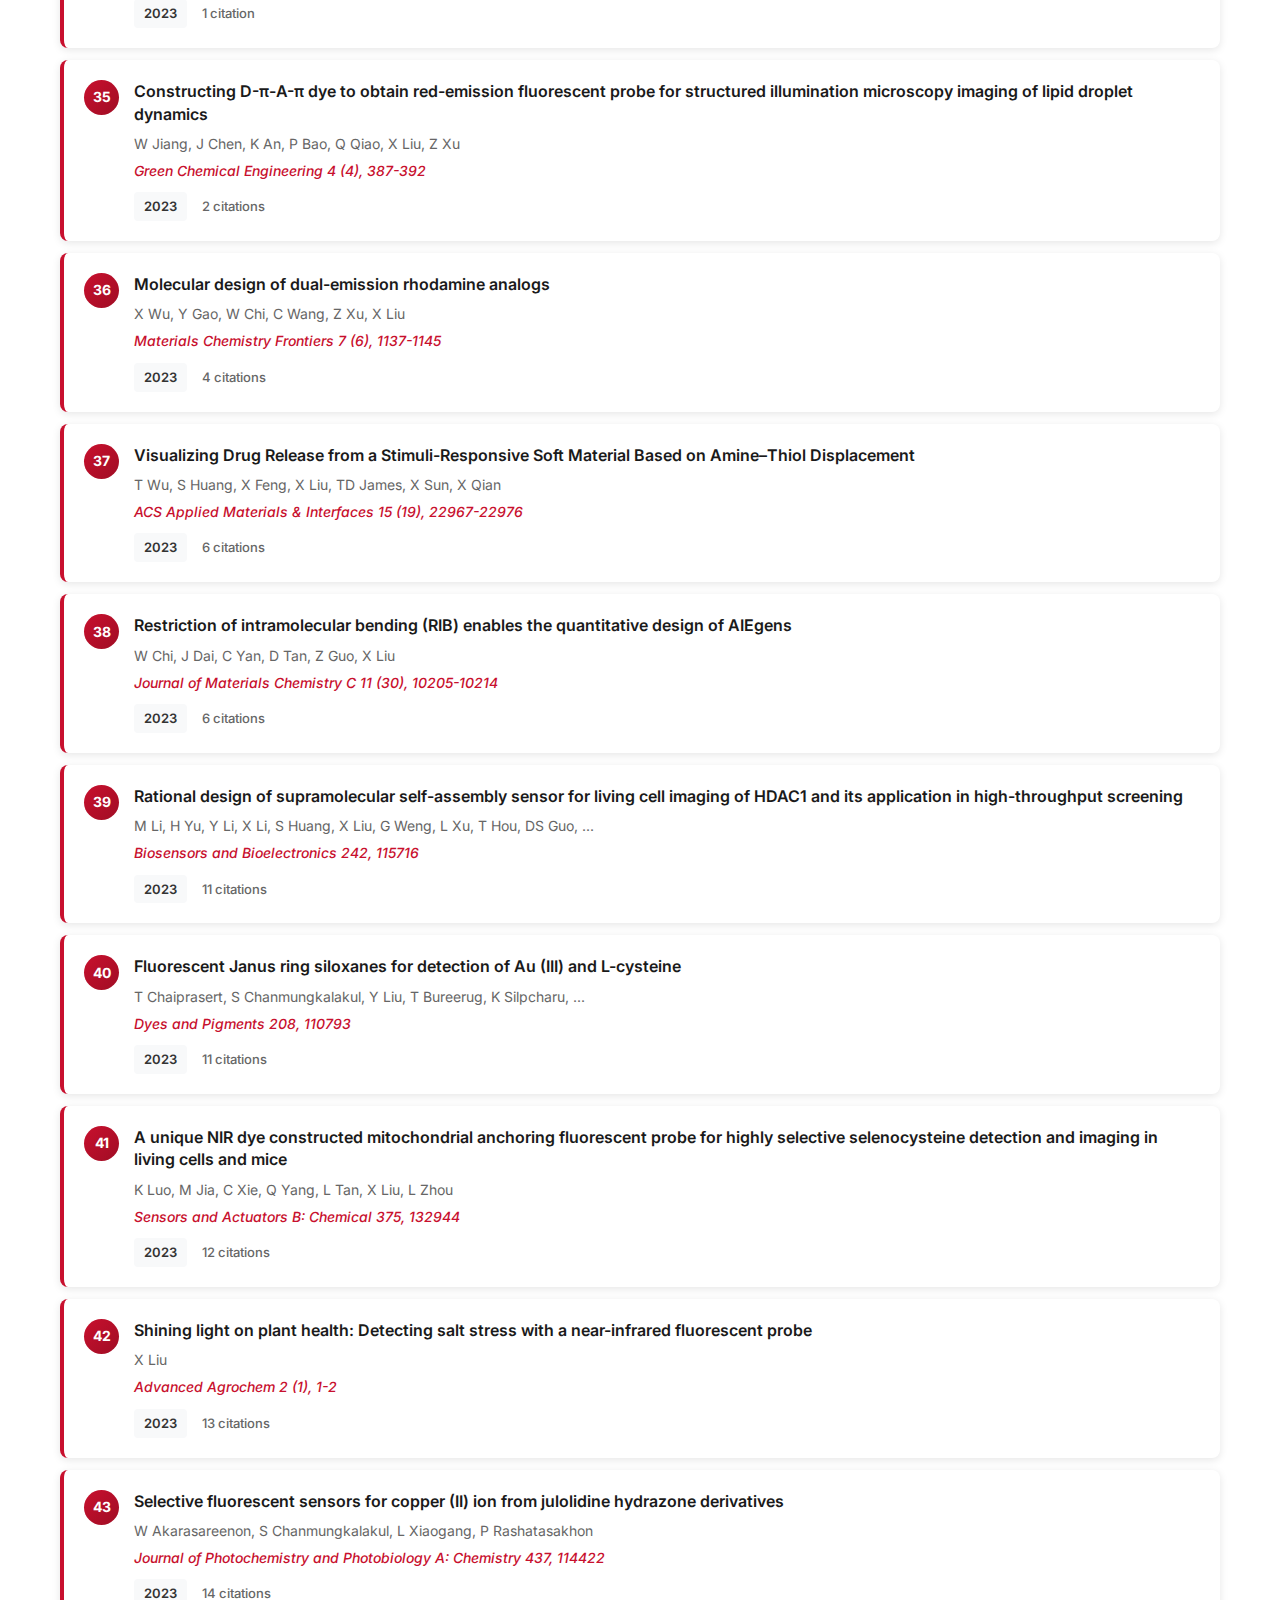
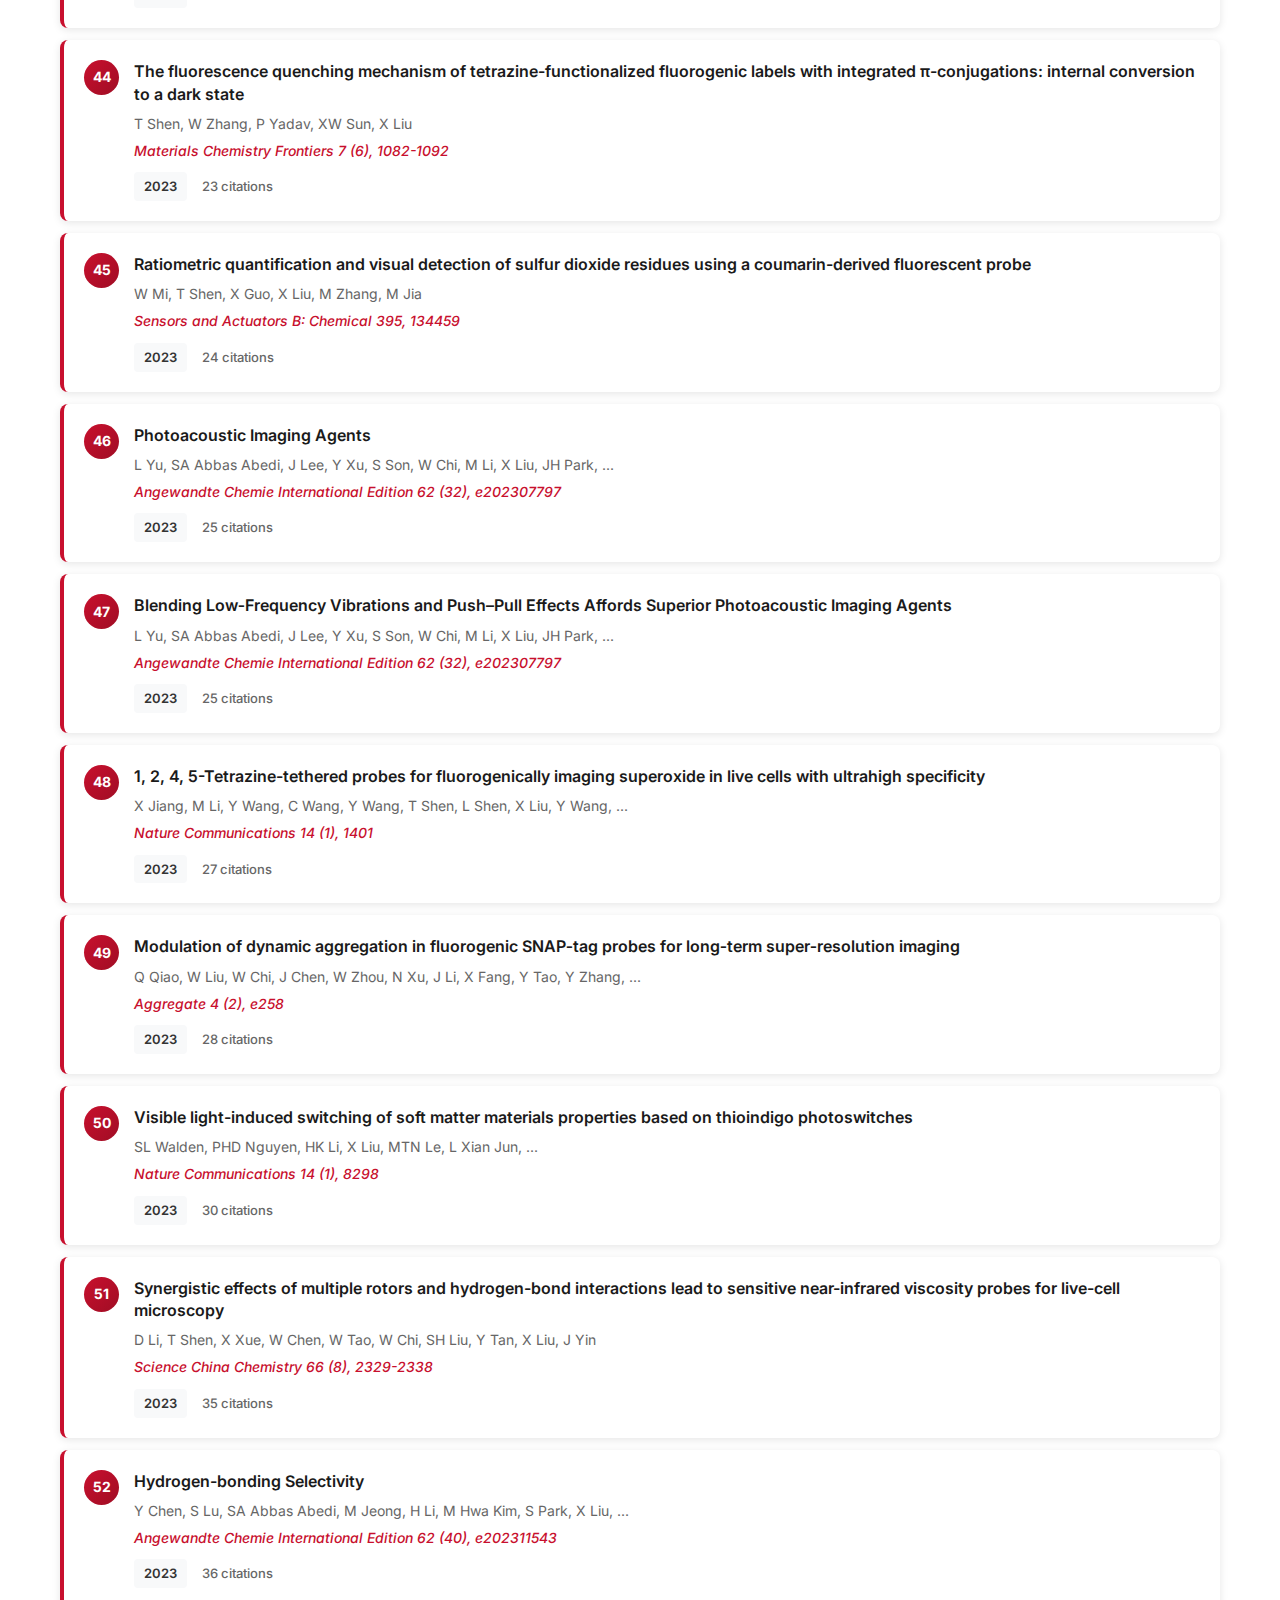
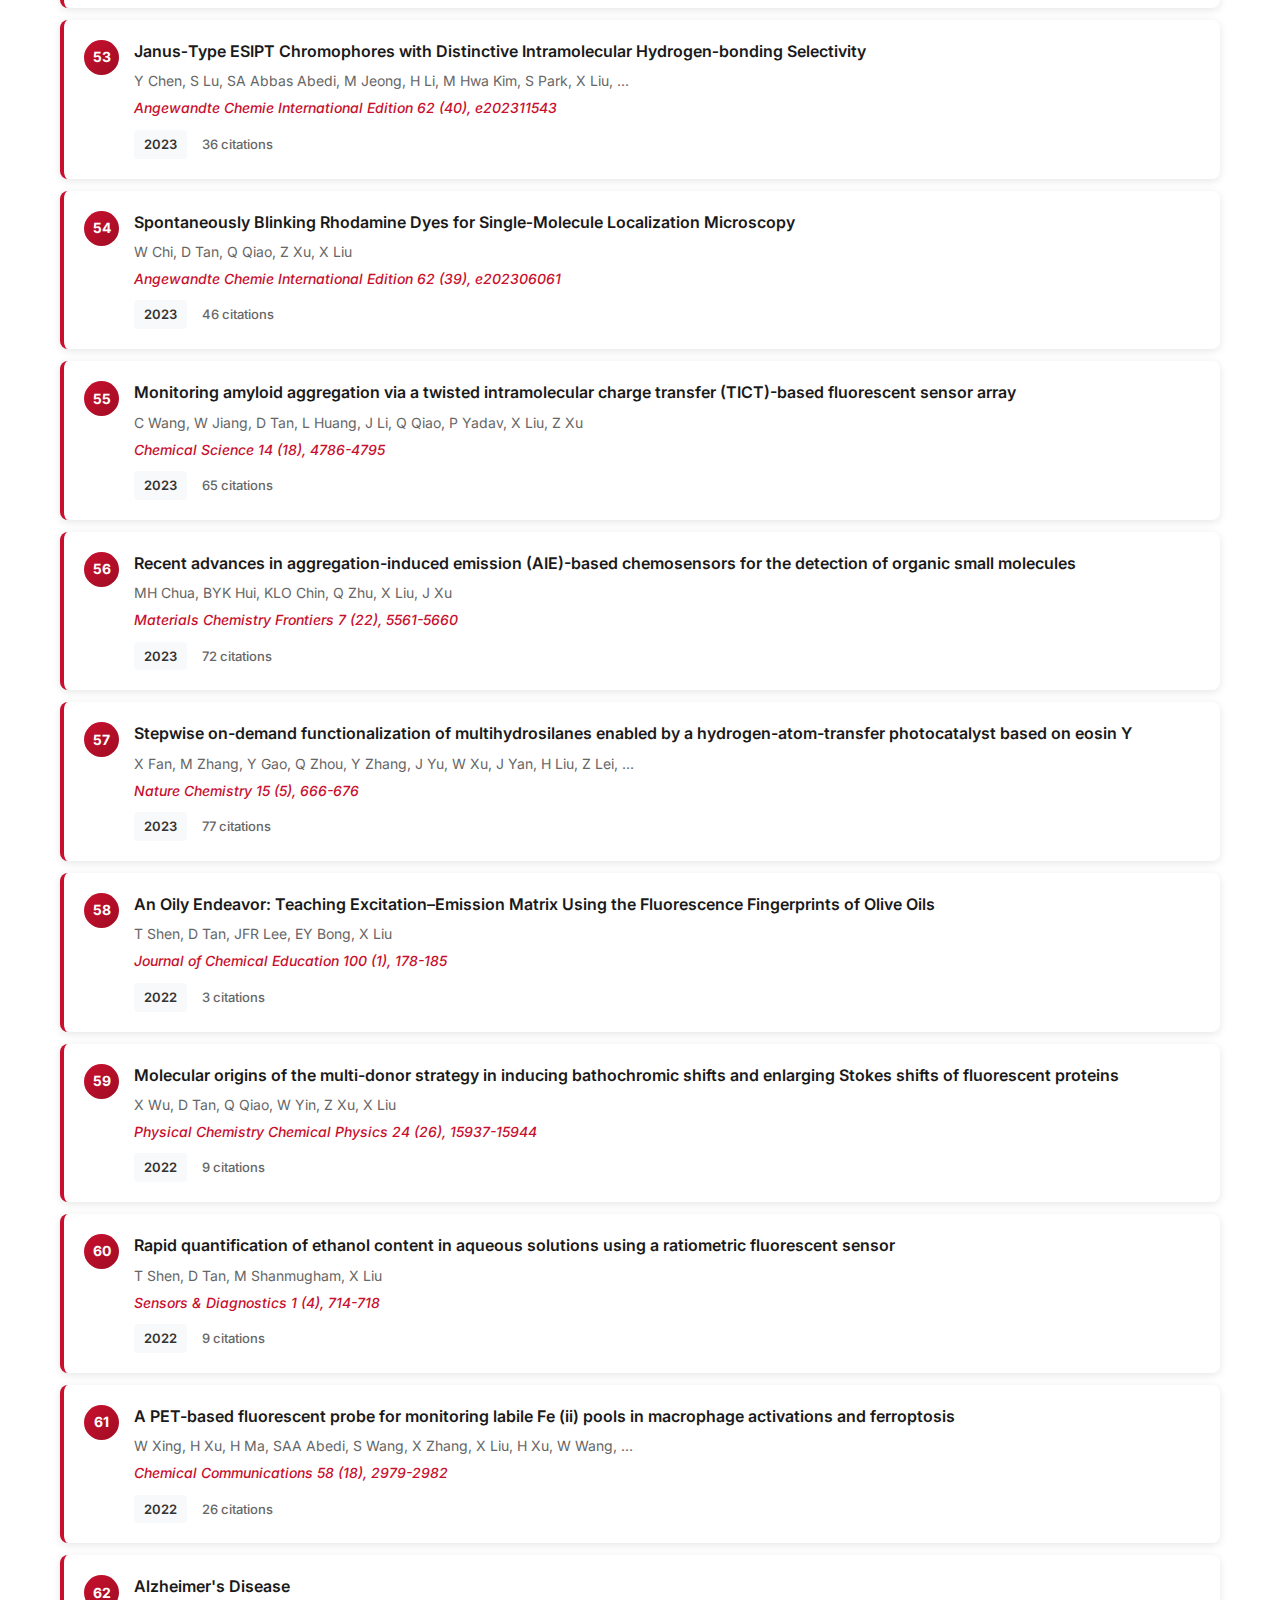
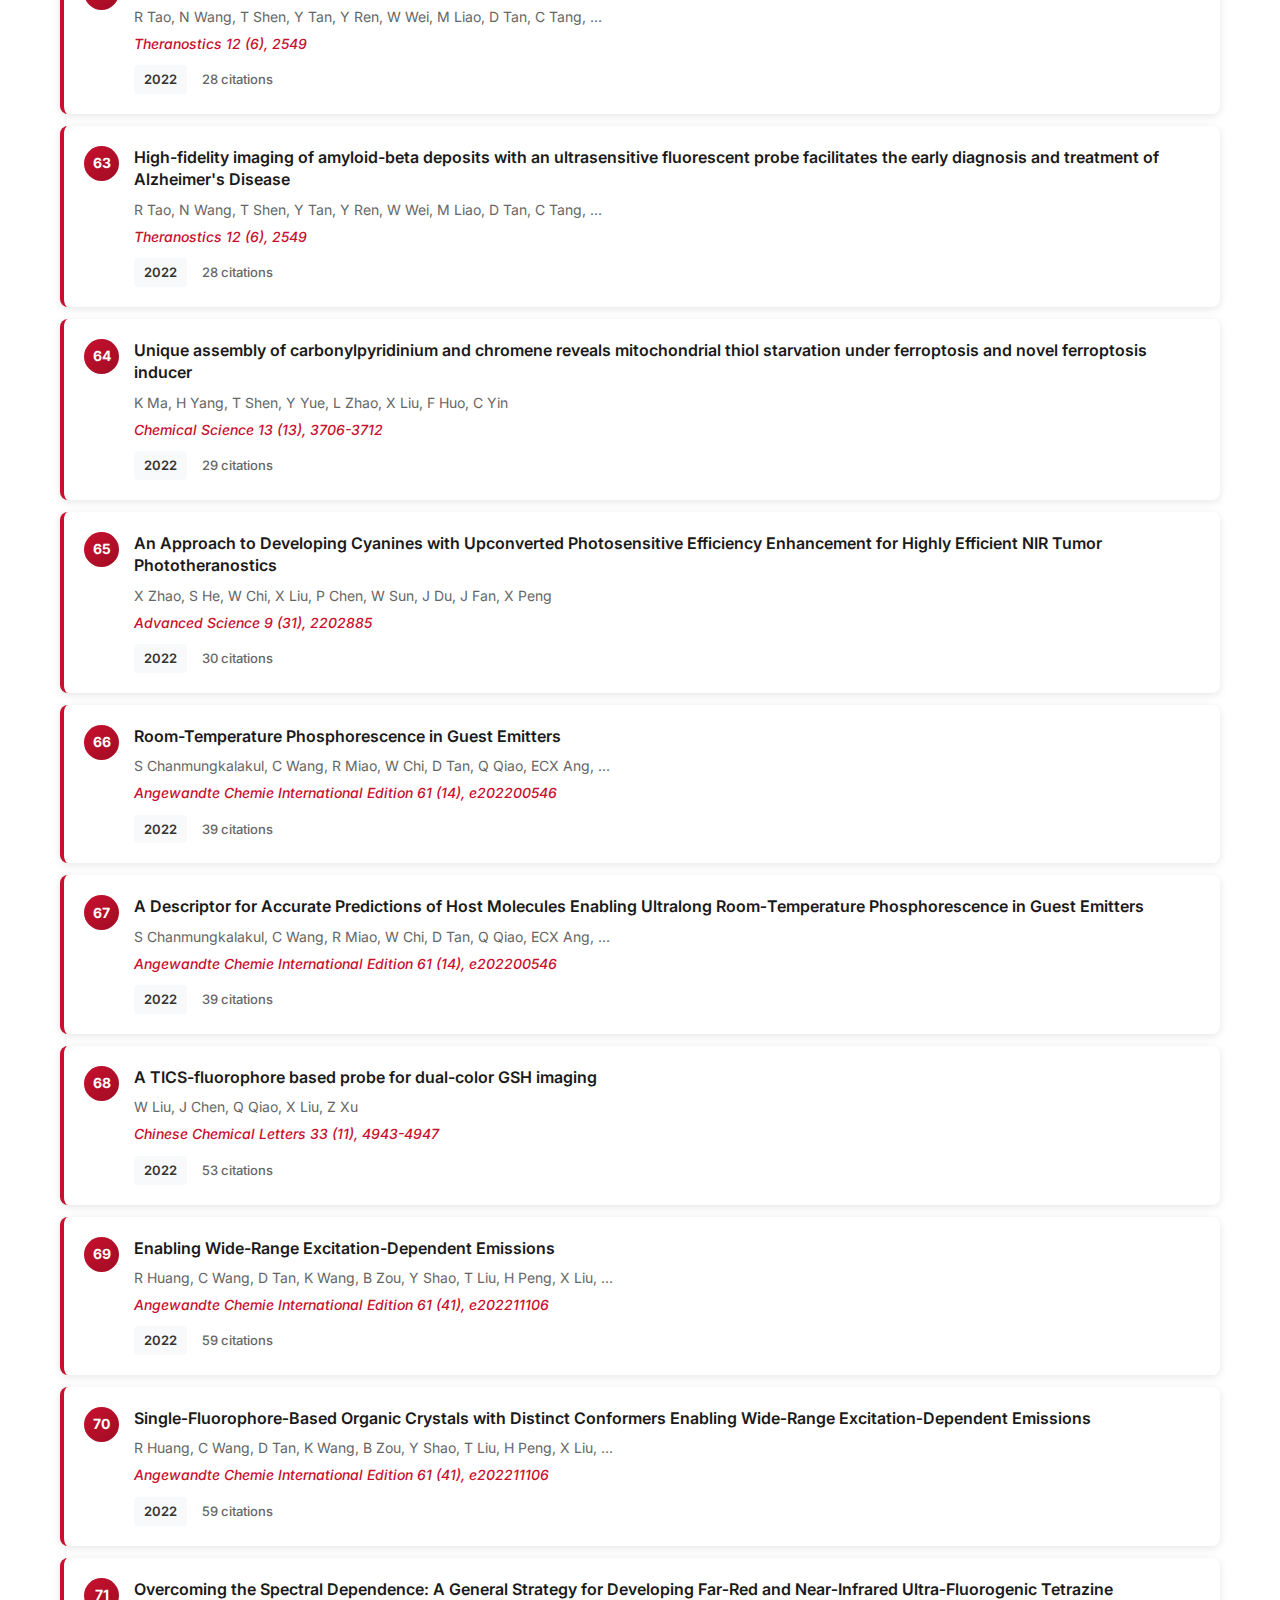
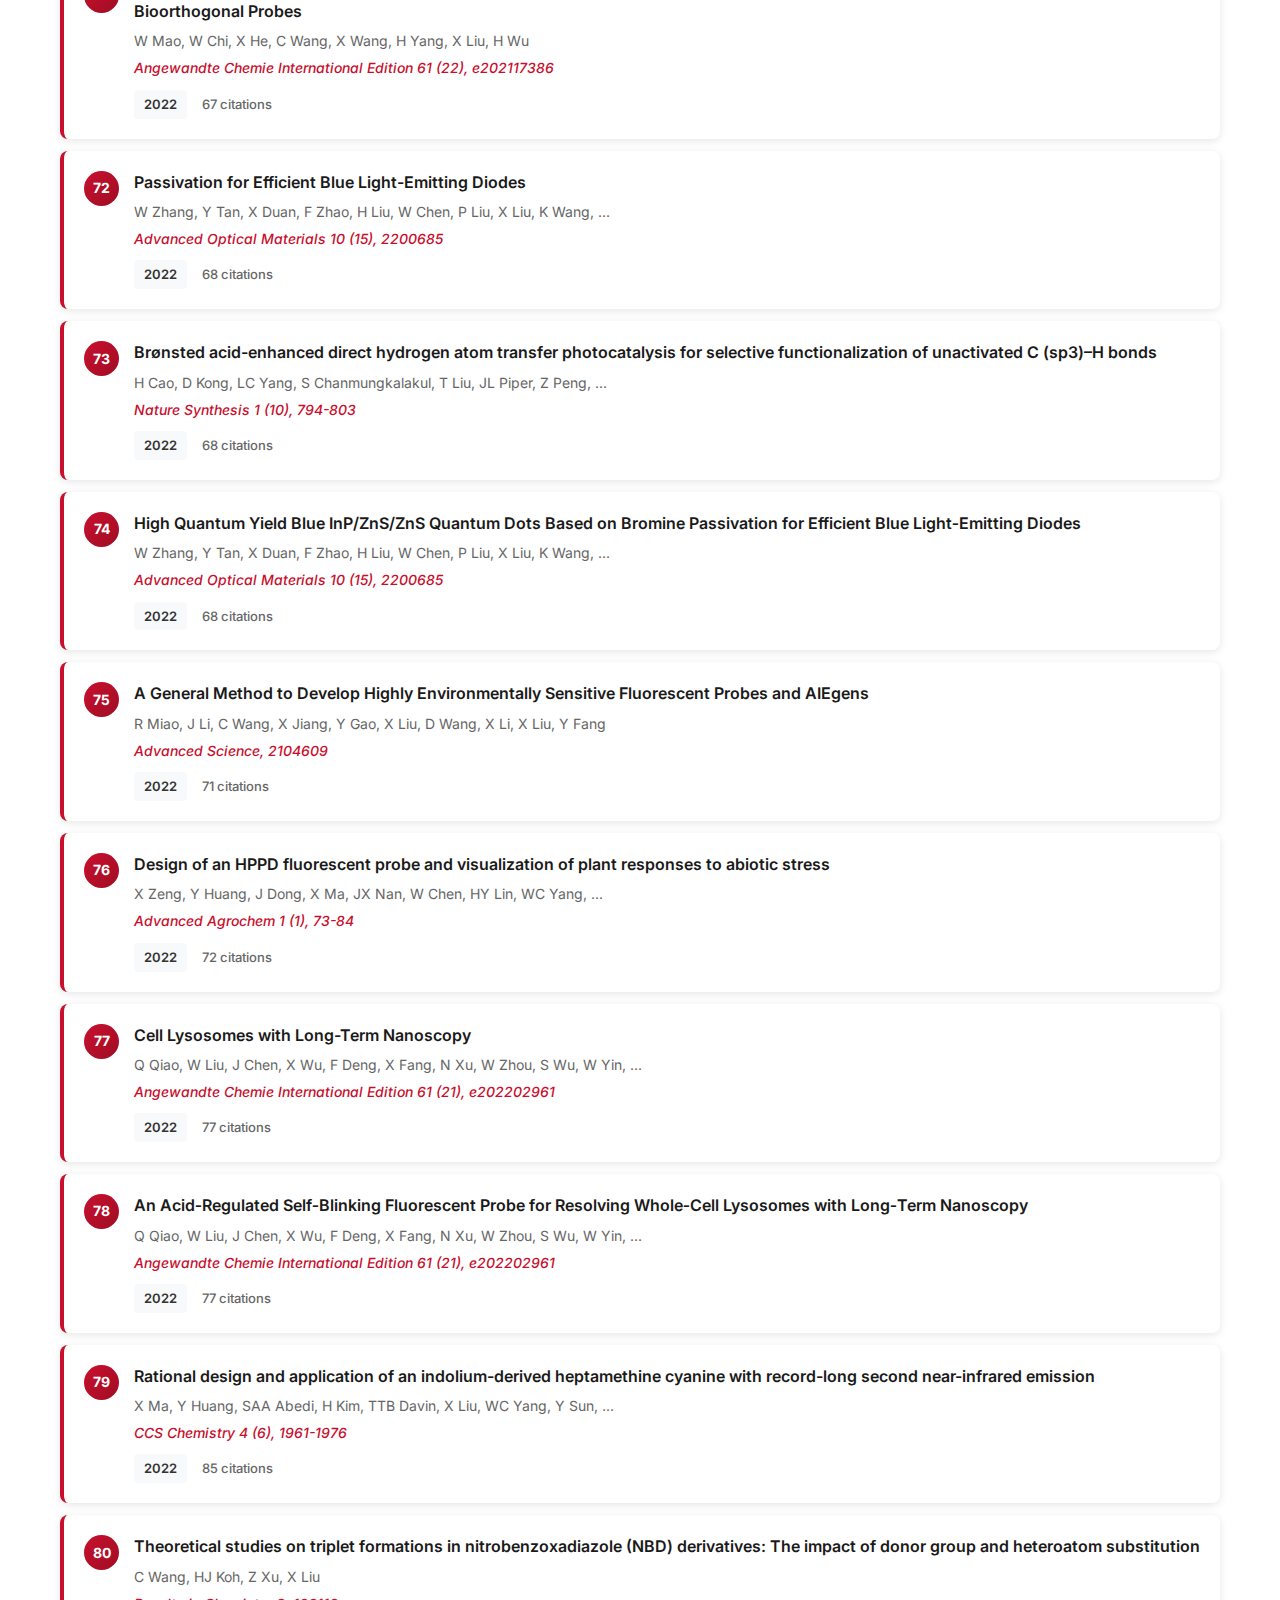
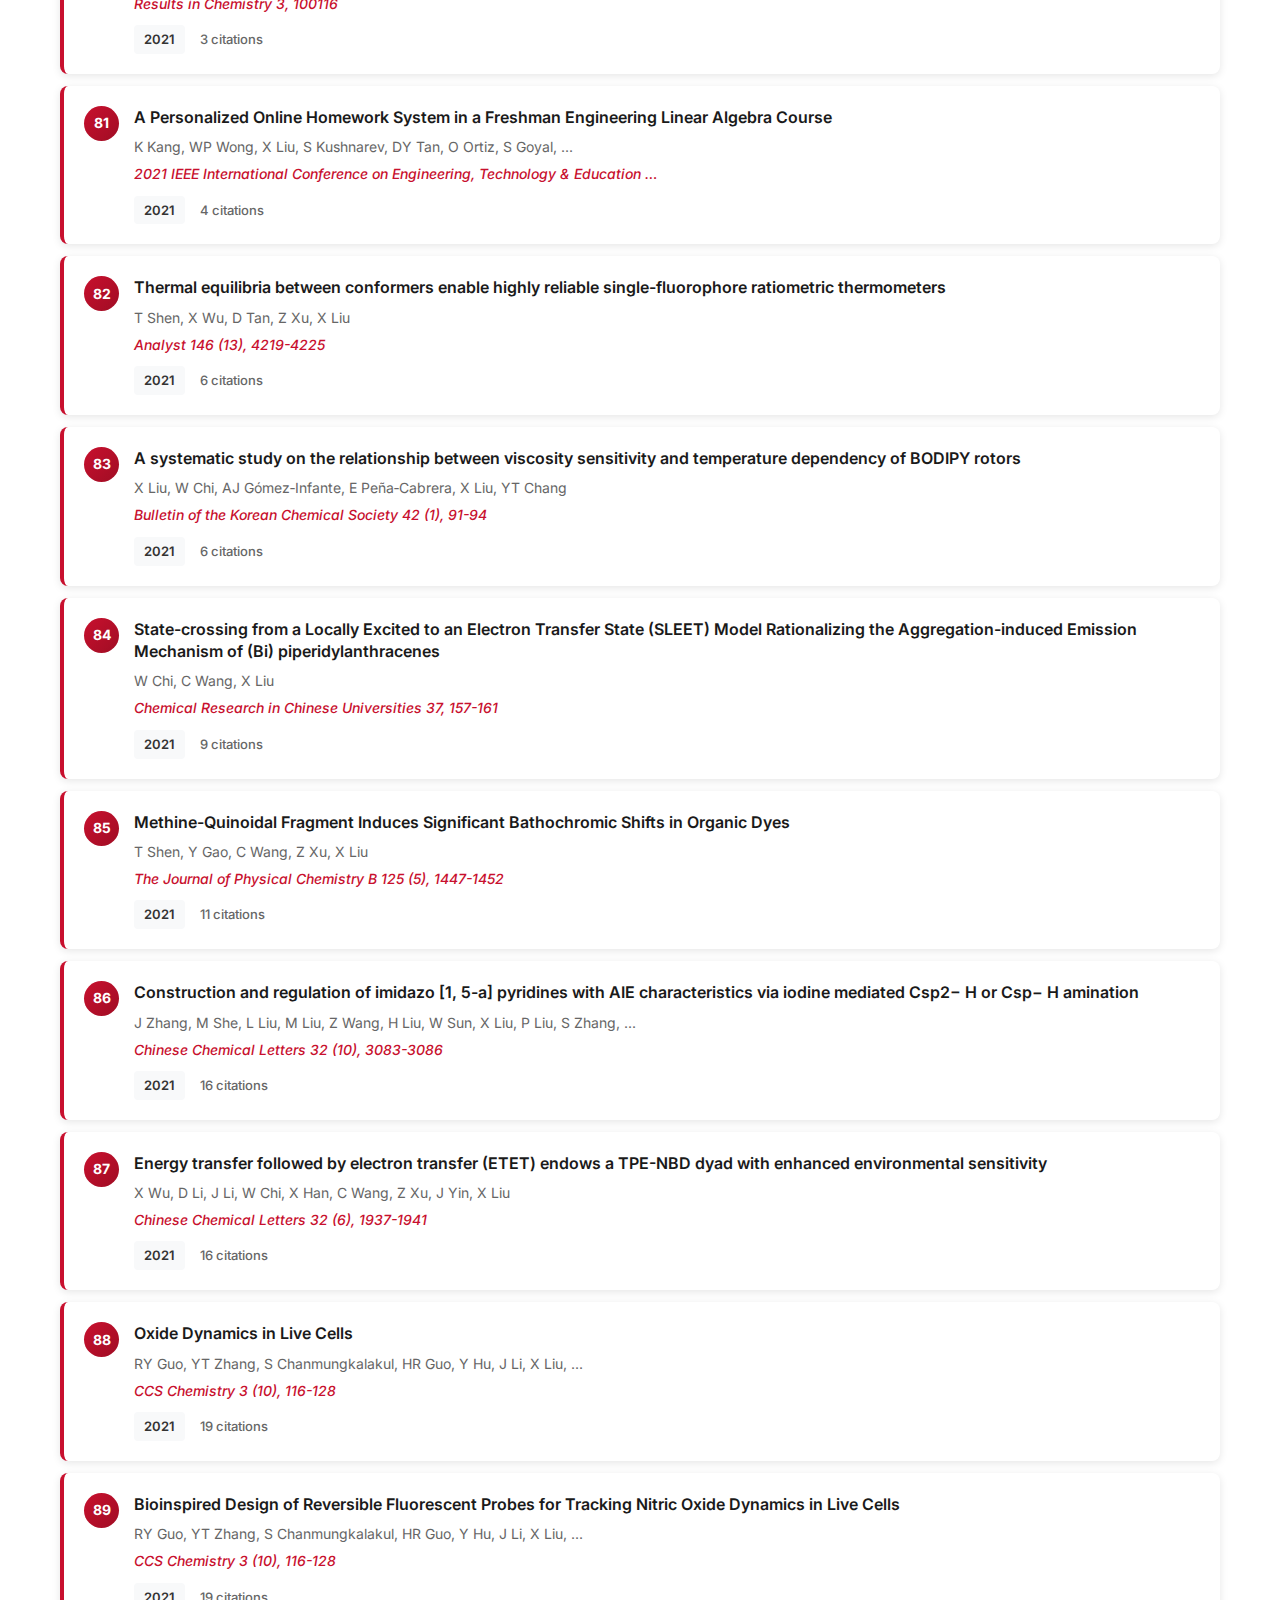
<file: publications.html>
<!DOCTYPE html>
<html lang="en" id="html-root">
<head>
    <meta charset="UTF-8">
    <meta name="viewport" content="width=device-width, initial-scale=1.0">
    <title>Publications | PEARL</title>
    <link rel="stylesheet" href="styles.css">
    <link rel="preconnect" href="https://fonts.googleapis.com">
    <link rel="preconnect" href="https://fonts.gstatic.com" crossorigin>
    <link href="https://fonts.googleapis.com/css2?family=Inter:wght@300;400;500;600;700&display=swap" rel="stylesheet">
</head>
<body>
    <!-- Navigation -->
    <nav class="navbar">
        <div class="navbar-container">
            <div class="language-switcher-top">
                <a href="#" class="lang-link" data-lang="zh">中文</a>
                <span>|</span>
                <a href="#" class="lang-link active" data-lang="en">En</a>
            </div>
            <ul class="nav-menu">
                <li><a href="index.html" class="nav-link" data-en="Home" data-zh="首页">Home</a></li>
                <li><a href="research.html" class="nav-link" data-en="Research" data-zh="研究">Research</a></li>
                <li><a href="publications.html" class="nav-link active" data-en="Publications" data-zh="出版物">Publications</a></li>
                <li><a href="people.html" class="nav-link" data-en="People" data-zh="人员">People</a></li>
                <li><a href="news.html" class="nav-link" data-en="News" data-zh="新闻">News</a></li>
                <li><a href="events.html" class="nav-link" data-en="Events" data-zh="活动">Events</a></li>
                <li><a href="join-us.html" class="nav-link" data-en="Join Us" data-zh="加入我们">Join Us</a></li>
                <li><a href="contact.html" class="nav-link" data-en="Contact Us" data-zh="联系我们">Contact Us</a></li>
            </ul>
            <button class="mobile-menu-toggle" aria-label="Toggle menu">
                <span></span>
                <span></span>
                <span></span>
            </button>
        </div>
    </nav>

    <section class="breadcrumb">
        <div class="container">
            <p><span data-en="Current Page： " data-zh="当前页面： ">Current Page： </span><a href="index.html" data-en="Home" data-zh="首页">Home</a> > <span data-en="Publications" data-zh="出版物">Publications</span></p>
        </div>
    </section>

    <main class="main-content">
        <section class="publications-page">
            <div class="container">
                <h1 class="page-title" data-en="Publications" data-zh="出版物">Publications</h1>
                
                <!-- Selected Publications Section -->
                <div class="selected-publications-section">
                    <h2 class="section-title" data-en="Selected Publications" data-zh="精选出版物">Selected Publications</h2>
                    <p class="section-description" data-en="Highlighted publications from prestigious journals where Prof. Xiaogang Liu is the corresponding author." data-zh="刘晓刚教授作为通讯作者在知名期刊上发表的重点论文。">Highlighted publications from prestigious journals where Prof. Xiaogang Liu is the corresponding author.</p>
                    <div class="selected-publications-list" id="selectedPublicationsList">
                        <!-- Selected publications will be dynamically inserted here -->
                    </div>
                </div>

                <!-- All Publications Section -->
                <div class="all-publications-section">
                    <h2 class="section-title" data-en="All Publications" data-zh="所有出版物">All Publications</h2>
                    
                    <!-- Filters -->
                <div class="pub-filters">
                    <div class="filter-group">
                        <label data-en="Filter by Year:" data-zh="按年份筛选：">Filter by Year:</label>
                        <select id="yearFilter" class="filter-select">
                            <option value="all" data-en="All Years" data-zh="所有年份">All Years</option>
                            <option value="2025">2025</option>
                            <option value="2024">2024</option>
                            <option value="2023">2023</option>
                            <option value="2022">2022</option>
                            <option value="2021">2021</option>
                            <option value="2020">2020</option>
                            <option value="2019">2019</option>
                            <option value="2018">2018</option>
                            <option value="2017">2017</option>
                            <option value="2016">2016</option>
                            <option value="2015">2015</option>
                            <option value="2014">2014</option>
                            <option value="2013">2013</option>
                            <option value="2012">2012</option>
                            <option value="2011">2011</option>
                            <option value="2009">2009</option>
                        </select>
                    </div>
                    <div class="filter-group">
                        <label data-en="Sort by:" data-zh="排序方式：">Sort by:</label>
                        <select id="sortFilter" class="filter-select">
                            <option value="citations" data-en="Most Cited" data-zh="最多引用">Most Cited</option>
                            <option value="year" data-en="Recent First" data-zh="最新优先">Recent First</option>
                            <option value="title" data-en="Title (A-Z)" data-zh="标题（A-Z）">Title (A-Z)</option>
                        </select>
                    </div>
                    <div class="filter-group">
                        <label data-en="Min Citations:" data-zh="最少引用：">Min Citations:</label>
                        <select id="citationFilter" class="filter-select">
                            <option value="0" data-en="All" data-zh="全部">All</option>
                            <option value="100">100+</option>
                            <option value="50">50+</option>
                            <option value="20">20+</option>
                            <option value="10">10+</option>
                        </select>
                    </div>
                    <div class="filter-group">
                        <input type="text" id="searchFilter" class="search-input" placeholder="Search publications..." data-en-placeholder="Search publications..." data-zh-placeholder="搜索出版物...">
                    </div>
                </div>

                    <!-- Publications List -->
                    <div class="publications-list" id="publicationsList">
                        <!-- Publications will be dynamically inserted here -->
                    </div>
                </div>

                <div class="pub-footer">
                    <p data-en="For the complete list, visit:" data-zh="完整列表请访问：">For the complete list, visit: <a href="https://scholar.google.com/citations?user=giWn_7cAAAAJ&hl=en" target="_blank" rel="noopener">Google Scholar Profile</a></p>
                </div>
            </div>
        </section>
    </main>

    <!-- Footer -->
    <footer class="footer">
        <div class="container">
            <div class="footer-content">
                <div class="footer-section">
                    <h3 data-en="Photon Emission and Reactivity Laboratory" data-zh="光子发射与反应性实验室">Photon Emission and Reactivity Laboratory</h3>
                    <p data-en="Illuminating Molecular Design through Computation and Experiment" data-zh="通过计算与实验照亮分子设计">Illuminating Molecular Design through Computation and Experiment</p>
                </div>
                <div class="footer-section">
                    <h4 data-en="Quick Links" data-zh="快速链接">Quick Links</h4>
                    <ul>
                        <li><a href="index.html" data-en="Home" data-zh="首页">Home</a></li>
                        <li><a href="research.html" data-en="Research" data-zh="研究">Research</a></li>
                        <li><a href="publications.html" data-en="Publications" data-zh="出版物">Publications</a></li>
                        <li><a href="people.html" data-en="People" data-zh="人员">People</a></li>
                    </ul>
                </div>
                <div class="footer-section">
                    <h4 data-en="Connect" data-zh="联系">Connect</h4>
                    <ul>
                        <li><a href="news.html" data-en="News" data-zh="新闻">News</a></li>
                        <li><a href="events.html" data-en="Events" data-zh="活动">Events</a></li>
                        <li><a href="join-us.html" data-en="Join Us" data-zh="加入我们">Join Us</a></li>
                        <li><a href="contact.html" data-en="Contact Us" data-zh="联系我们">Contact Us</a></li>
                    </ul>
                </div>
            </div>
            <div class="footer-bottom">
                <p>&copy; 2024 Photon Emission and Reactivity Laboratory. All rights reserved.</p>
            </div>
        </div>
    </footer>

    <script src="script.js"></script>
    <script src="publications-data.js"></script>
    <script src="publications.js"></script>
</body>
</html>
</file>
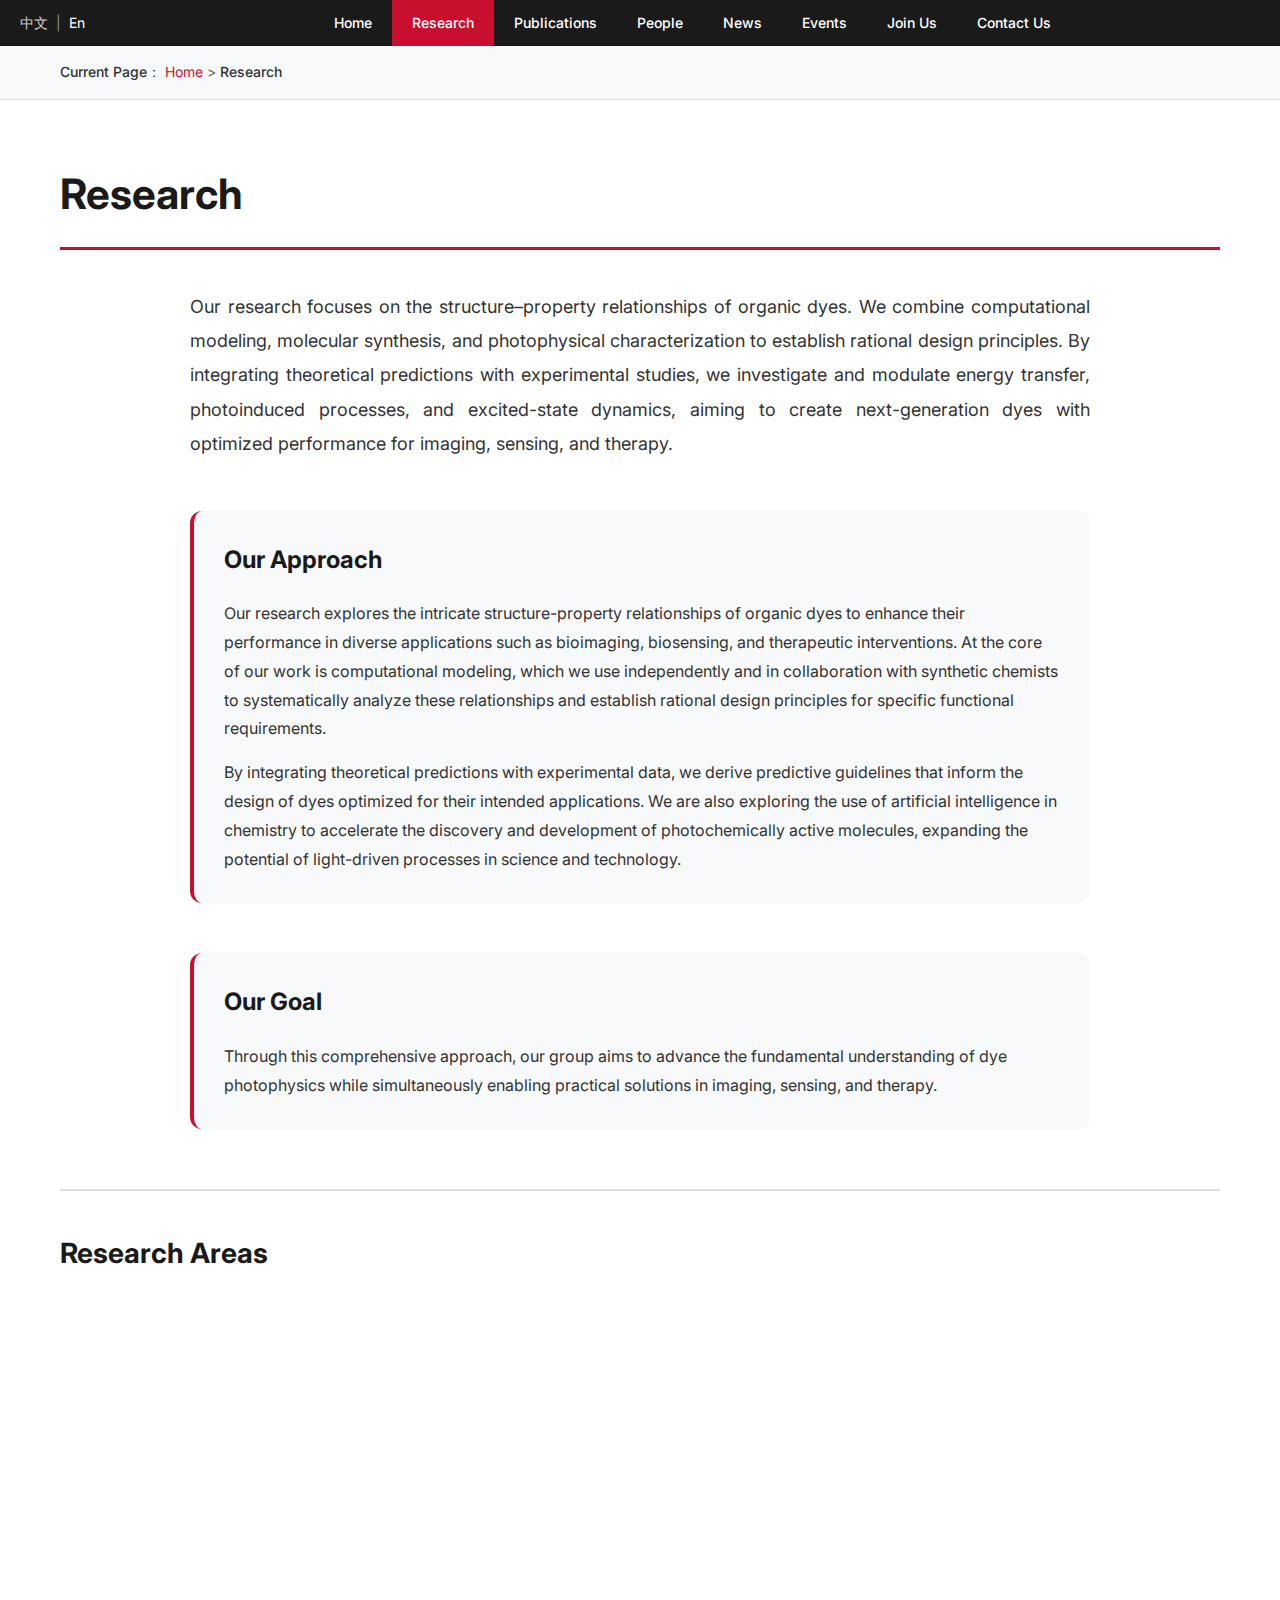
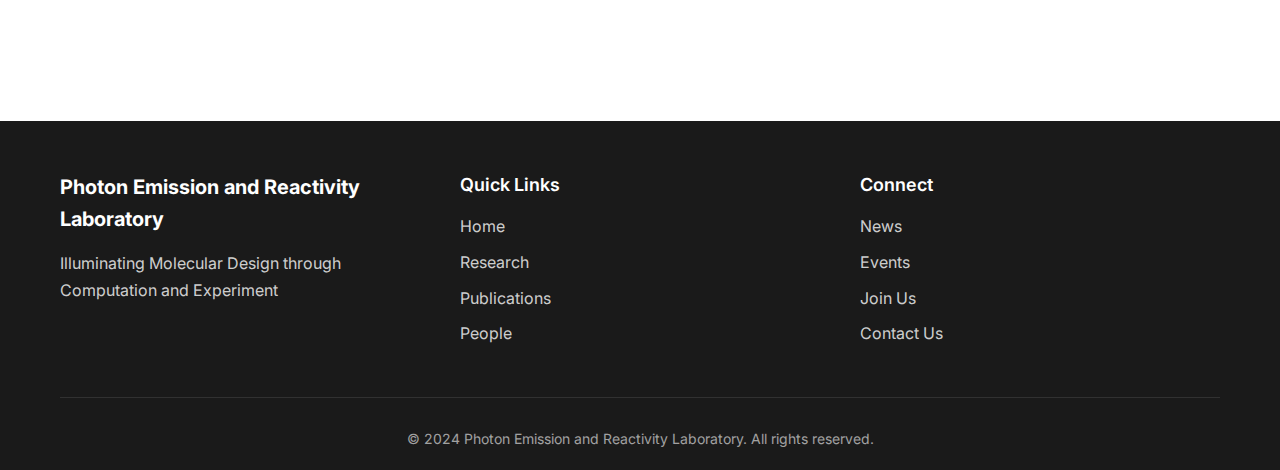
<file: research.html>
<!DOCTYPE html>
<html lang="en" id="html-root">
<head>
    <meta charset="UTF-8">
    <meta name="viewport" content="width=device-width, initial-scale=1.0">
    <title>Research | PEARL</title>
    <link rel="stylesheet" href="styles.css">
    <link rel="preconnect" href="https://fonts.googleapis.com">
    <link rel="preconnect" href="https://fonts.gstatic.com" crossorigin>
    <link href="https://fonts.googleapis.com/css2?family=Inter:wght@300;400;500;600;700&display=swap" rel="stylesheet">
</head>
<body>
    <!-- Navigation -->
    <nav class="navbar">
        <div class="navbar-container">
            <div class="language-switcher-top">
                <a href="#" class="lang-link" data-lang="zh">中文</a>
                <span>|</span>
                <a href="#" class="lang-link active" data-lang="en">En</a>
            </div>
            <ul class="nav-menu">
                <li><a href="index.html" class="nav-link" data-en="Home" data-zh="首页">Home</a></li>
                <li><a href="research.html" class="nav-link active" data-en="Research" data-zh="研究">Research</a></li>
                <li><a href="publications.html" class="nav-link" data-en="Publications" data-zh="出版物">Publications</a></li>
                <li><a href="people.html" class="nav-link" data-en="People" data-zh="人员">People</a></li>
                <li><a href="news.html" class="nav-link" data-en="News" data-zh="新闻">News</a></li>
                <li><a href="events.html" class="nav-link" data-en="Events" data-zh="活动">Events</a></li>
                <li><a href="join-us.html" class="nav-link" data-en="Join Us" data-zh="加入我们">Join Us</a></li>
                <li><a href="contact.html" class="nav-link" data-en="Contact Us" data-zh="联系我们">Contact Us</a></li>
            </ul>
            <button class="mobile-menu-toggle" aria-label="Toggle menu">
                <span></span>
                <span></span>
                <span></span>
            </button>
        </div>
    </nav>

    <!-- Breadcrumb -->
    <section class="breadcrumb">
        <div class="container">
            <p><span data-en="Current Page： " data-zh="当前页面： ">Current Page： </span><a href="index.html" data-en="Home" data-zh="首页">Home</a> > <span data-en="Research" data-zh="研究">Research</span></p>
        </div>
    </section>

    <!-- Main Content -->
    <main class="main-content">
        <section class="research-page">
            <div class="container">
                <h1 class="page-title" data-en="Research" data-zh="研究">Research</h1>
                
                <div class="research-overview">
                    <div class="research-intro">
                        <p data-en="Our research focuses on the structure–property relationships of organic dyes. We combine computational modeling, molecular synthesis, and photophysical characterization to establish rational design principles. By integrating theoretical predictions with experimental studies, we investigate and modulate energy transfer, photoinduced processes, and excited-state dynamics, aiming to create next-generation dyes with optimized performance for imaging, sensing, and therapy." data-zh="我们的研究专注于有机染料的结构-性质关系。我们结合计算建模、分子合成和光物理表征来建立合理的设计原则。通过将理论预测与实验研究相结合，我们研究和调节能量转移、光诱导过程和激发态动力学，旨在创建用于成像、传感和治疗的具有优化性能的下一代染料。">Our research focuses on the structure–property relationships of organic dyes. We combine computational modeling, molecular synthesis, and photophysical characterization to establish rational design principles. By integrating theoretical predictions with experimental studies, we investigate and modulate energy transfer, photoinduced processes, and excited-state dynamics, aiming to create next-generation dyes with optimized performance for imaging, sensing, and therapy.</p>
                    </div>

                    <div class="research-sections-grid">
                        <div class="research-approach">
                            <h2 data-en="Our Approach" data-zh="我们的方法">Our Approach</h2>
                            <p data-en="Our research explores the intricate structure-property relationships of organic dyes to enhance their performance in diverse applications such as bioimaging, biosensing, and therapeutic interventions. At the core of our work is computational modeling, which we use independently and in collaboration with synthetic chemists to systematically analyze these relationships and establish rational design principles for specific functional requirements." data-zh="我们的研究探索有机染料复杂的结构-性质关系，以增强其在生物成像、生物传感和治疗干预等多样化应用中的性能。我们工作的核心是计算建模，我们独立使用或与合成化学家合作，系统地分析这些关系，并为特定功能需求建立合理的设计原则。">Our research explores the intricate structure-property relationships of organic dyes to enhance their performance in diverse applications such as bioimaging, biosensing, and therapeutic interventions. At the core of our work is computational modeling, which we use independently and in collaboration with synthetic chemists to systematically analyze these relationships and establish rational design principles for specific functional requirements.</p>
                            
                            <p data-en="By integrating theoretical predictions with experimental data, we derive predictive guidelines that inform the design of dyes optimized for their intended applications. We are also exploring the use of artificial intelligence in chemistry to accelerate the discovery and development of photochemically active molecules, expanding the potential of light-driven processes in science and technology." data-zh="通过整合理论预测与实验数据，我们得出预测性指导原则，为优化用于预期应用的染料设计提供信息。我们还在探索在化学中使用人工智能，以加速光化学活性分子的发现和开发，扩大光驱动过程在科学和技术中的潜力。">By integrating theoretical predictions with experimental data, we derive predictive guidelines that inform the design of dyes optimized for their intended applications. We are also exploring the use of artificial intelligence in chemistry to accelerate the discovery and development of photochemically active molecules, expanding the potential of light-driven processes in science and technology.</p>
                        </div>

                        <div class="research-goal">
                            <h2 data-en="Our Goal" data-zh="我们的目标">Our Goal</h2>
                            <p data-en="Through this comprehensive approach, our group aims to advance the fundamental understanding of dye photophysics while simultaneously enabling practical solutions in imaging, sensing, and therapy." data-zh="通过这种综合方法，我们小组旨在推进对染料光物理学的基本理解，同时为成像、传感和治疗提供实用解决方案。">Through this comprehensive approach, our group aims to advance the fundamental understanding of dye photophysics while simultaneously enabling practical solutions in imaging, sensing, and therapy.</p>
                        </div>
                    </div>
                </div>

                <!-- Research Areas -->
                <div class="research-areas">
                    <h2 data-en="Research Areas" data-zh="研究领域">Research Areas</h2>
                    <div class="research-grid">
                        <div class="research-card">
                            <h3 data-en="Computational Modeling" data-zh="计算建模">Computational Modeling</h3>
                            <p data-en="Quantum chemical calculations and molecular dynamics simulations to predict photophysical properties" data-zh="量子化学计算和分子动力学模拟以预测光物理性质">Quantum chemical calculations and molecular dynamics simulations to predict photophysical properties</p>
                        </div>
                        <div class="research-card">
                            <h3 data-en="Molecular Synthesis" data-zh="分子合成">Molecular Synthesis</h3>
                            <p data-en="Design and synthesis of novel organic dyes with tailored optical properties" data-zh="设计和合成具有定制光学特性的新型有机染料">Design and synthesis of novel organic dyes with tailored optical properties</p>
                        </div>
                        <div class="research-card">
                            <h3 data-en="Photophysical Characterization" data-zh="光物理表征">Photophysical Characterization</h3>
                            <p data-en="Comprehensive spectroscopic analysis of excited-state processes and energy transfer" data-zh="激发态过程和能量转移的综合光谱分析">Comprehensive spectroscopic analysis of excited-state processes and energy transfer</p>
                        </div>
                        <div class="research-card">
                            <h3 data-en="AI-Driven Discovery" data-zh="人工智能驱动的发现">AI-Driven Discovery</h3>
                            <p data-en="Machine learning approaches to accelerate molecular design and optimization" data-zh="机器学习方法以加速分子设计和优化">Machine learning approaches to accelerate molecular design and optimization</p>
                        </div>
                    </div>
                </div>
            </div>
        </section>
    </main>

    <!-- Footer -->
    <footer class="footer">
        <div class="container">
            <div class="footer-content">
                <div class="footer-section">
                    <h3 data-en="Photon Emission and Reactivity Laboratory" data-zh="光子发射与反应性实验室">Photon Emission and Reactivity Laboratory</h3>
                    <p data-en="Illuminating Molecular Design through Computation and Experiment" data-zh="通过计算与实验照亮分子设计">Illuminating Molecular Design through Computation and Experiment</p>
                </div>
                <div class="footer-section">
                    <h4 data-en="Quick Links" data-zh="快速链接">Quick Links</h4>
                    <ul>
                        <li><a href="index.html" data-en="Home" data-zh="首页">Home</a></li>
                        <li><a href="research.html" data-en="Research" data-zh="研究">Research</a></li>
                        <li><a href="publications.html" data-en="Publications" data-zh="出版物">Publications</a></li>
                        <li><a href="people.html" data-en="People" data-zh="人员">People</a></li>
                    </ul>
                </div>
                <div class="footer-section">
                    <h4 data-en="Connect" data-zh="联系">Connect</h4>
                    <ul>
                        <li><a href="news.html" data-en="News" data-zh="新闻">News</a></li>
                        <li><a href="events.html" data-en="Events" data-zh="活动">Events</a></li>
                        <li><a href="join-us.html" data-en="Join Us" data-zh="加入我们">Join Us</a></li>
                        <li><a href="contact.html" data-en="Contact Us" data-zh="联系我们">Contact Us</a></li>
                    </ul>
                </div>
            </div>
            <div class="footer-bottom">
                <p data-en="&copy; 2024 Photon Emission and Reactivity Laboratory. All rights reserved." data-zh="&copy; 2024 光子发射与反应性实验室。保留所有权利。">&copy; 2024 Photon Emission and Reactivity Laboratory. All rights reserved.</p>
            </div>
        </div>
    </footer>

    <script src="script.js"></script>
</body>
</html>
</file>
<file: styles.css>
/* Reset and Base Styles */
* {
    margin: 0;
    padding: 0;
    box-sizing: border-box;
}

:root {
    --primary-color: #c8102e;
    --primary-dark: #a00d24;
    --secondary-color: #1a1a1a;
    --text-color: #333;
    --text-light: #666;
    --bg-light: #f8f9fa;
    --bg-white: #ffffff;
    --border-color: #e0e0e0;
    --shadow: 0 2px 8px rgba(0, 0, 0, 0.1);
    --shadow-hover: 0 4px 16px rgba(0, 0, 0, 0.15);
    --transition: all 0.3s ease;
}

body {
    font-family: 'Inter', -apple-system, BlinkMacSystemFont, 'Segoe UI', Roboto, Oxygen, Ubuntu, Cantarell, sans-serif;
    color: var(--text-color);
    line-height: 1.6;
    background-color: var(--bg-white);
    scroll-behavior: smooth;
}

/* Smooth scroll reveal animations */
@keyframes slideInFromBottom {
    from {
        opacity: 0;
        transform: translateY(50px);
    }
    to {
        opacity: 1;
        transform: translateY(0);
    }
}

.reveal {
    animation: slideInFromBottom 0.8s ease-out;
}

.container {
    max-width: 1200px;
    margin: 0 auto;
    padding: 0 20px;
}

/* Header */
.header {
    background-color: var(--bg-white);
    border-bottom: 1px solid var(--border-color);
    padding: 20px 0;
    position: sticky;
    top: 0;
    z-index: 1000;
    box-shadow: var(--shadow);
}

.header-content {
    display: flex;
    justify-content: space-between;
    align-items: center;
}

.logo {
    display: flex;
    align-items: center;
    gap: 15px;
}

.logo-icon {
    color: var(--primary-color);
    flex-shrink: 0;
}

.logo-text h1 {
    font-size: 28px;
    font-weight: 700;
    color: var(--primary-color);
    margin: 0;
    letter-spacing: 1px;
}

.logo-text p {
    font-size: 11px;
    color: var(--text-light);
    margin: 0;
    letter-spacing: 0.5px;
    font-weight: 500;
}

.header-right {
    display: flex;
    align-items: center;
}

.language-switcher {
    display: flex;
    align-items: center;
    gap: 8px;
    font-size: 14px;
}

.lang-link {
    color: var(--text-light);
    text-decoration: none;
    transition: var(--transition);
}

.lang-link:hover,
.lang-link.active {
    color: var(--primary-color);
}

.mobile-browse {
    margin-left: 15px;
    padding: 6px 12px;
    background-color: var(--bg-light);
    border-radius: 4px;
    text-decoration: none;
    color: var(--text-color);
    font-size: 12px;
    transition: var(--transition);
}

.mobile-browse:hover {
    background-color: var(--primary-color);
    color: white;
}

/* Navigation */
.navbar {
    background-color: var(--secondary-color);
    padding: 0;
    width: 100%;
}

.navbar-container {
    max-width: 100%;
    margin: 0 auto;
    padding: 0;
    position: relative;
    display: flex;
    align-items: center;
    justify-content: space-between;
}

.language-switcher-top {
    display: flex;
    align-items: center;
    gap: 8px;
    font-size: 14px;
    padding: 12px 20px;
    color: white;
}

.language-switcher-top .lang-link {
    color: rgba(255, 255, 255, 0.8);
    text-decoration: none;
    transition: var(--transition);
}

.language-switcher-top .lang-link:hover,
.language-switcher-top .lang-link.active {
    color: white;
}

.language-switcher-top span {
    color: rgba(255, 255, 255, 0.5);
}

.nav-menu {
    display: flex;
    list-style: none;
    margin: 0;
    padding: 0;
    flex: 1;
    justify-content: center;
}

.nav-link {
    display: block;
    padding: 12px 20px;
    color: white;
    text-decoration: none;
    font-weight: 500;
    font-size: 14px;
    transition: var(--transition);
    position: relative;
    white-space: nowrap;
}

.nav-link:hover {
    background-color: rgba(255, 255, 255, 0.1);
    color: white;
}

.nav-link.active {
    background-color: var(--primary-color);
    color: white;
}

.nav-link.active::after {
    content: '';
    position: absolute;
    bottom: 0;
    left: 0;
    right: 0;
    height: 3px;
    background-color: var(--primary-color);
}

.mobile-menu-toggle {
    display: none;
    flex-direction: column;
    gap: 5px;
    background: none;
    border: none;
    cursor: pointer;
    padding: 12px 20px;
    align-items: center;
    justify-content: center;
}

.mobile-menu-toggle span {
    width: 25px;
    height: 3px;
    background-color: white;
    transition: var(--transition);
}

/* Top Banner Section */
.top-banner {
    background: linear-gradient(135deg, #f8f9fa 0%, #ffffff 50%, #f8f9fa 100%);
    padding: 20px 0 15px;
    position: relative;
    overflow: hidden;
}

.top-banner::before {
    content: '';
    position: absolute;
    top: 0;
    left: 0;
    right: 0;
    bottom: 0;
    background: 
        radial-gradient(circle at 20% 50%, rgba(200, 16, 46, 0.05) 0%, transparent 50%),
        radial-gradient(circle at 80% 50%, rgba(200, 16, 46, 0.05) 0%, transparent 50%);
    pointer-events: none;
}

.banner-content {
    text-align: center;
    margin-bottom: 15px;
    position: relative;
    z-index: 1;
}

.logo-banner {
    display: flex;
    align-items: center;
    justify-content: center;
    gap: 15px;
    margin-bottom: 0;
    flex-wrap: nowrap;
}

.logo-image-wrapper {
    display: flex;
    align-items: center;
    justify-content: center;
    flex-shrink: 0;
}

.pearl-logo-img {
    max-width: 60px;
    height: auto;
    filter: drop-shadow(0 2px 4px rgba(0, 0, 0, 0.1));
}

.logo-icon-fallback {
    width: 60px;
    height: 60px;
    color: var(--primary-color);
    align-items: center;
    justify-content: center;
}

.logo-text-banner {
    text-align: left;
    flex: 1;
    min-width: 0;
}

.pearl-title {
    font-size: 32px;
    font-weight: 700;
    color: var(--primary-color);
    margin: 0;
    letter-spacing: 1px;
    line-height: 1.2;
    display: inline;
}

.lab-tagline {
    font-size: 14px;
    color: var(--text-light);
    font-weight: 400;
    font-style: italic;
    margin: 5px 0 0 0;
    line-height: 1.3;
    display: block;
}

.group-photo-banner {
    margin-top: 15px;
    margin-bottom: 0;
    text-align: center;
    position: relative;
    z-index: 1;
}

.group-photo-banner-img {
    max-width: 100%;
    width: 100%;
    height: auto;
    border-radius: 8px;
    box-shadow: 0 4px 16px rgba(0, 0, 0, 0.1);
    display: block;
    margin: 0;
    object-fit: cover;
}

/* Animations */
@keyframes fadeInUp {
    from {
        opacity: 0;
        transform: translateY(30px);
    }
    to {
        opacity: 1;
        transform: translateY(0);
    }
}

@keyframes fadeIn {
    from {
        opacity: 0;
    }
    to {
        opacity: 1;
    }
}

@keyframes slideInLeft {
    from {
        opacity: 0;
        transform: translateX(-30px);
    }
    to {
        opacity: 1;
        transform: translateX(0);
    }
}

@keyframes logoFloat {
    0%, 100% {
        transform: translateY(0px);
    }
    50% {
        transform: translateY(-10px);
    }
}

/* Hero Section (kept for other pages) */
.hero {
    background: linear-gradient(135deg, #667eea 0%, #764ba2 100%);
    color: white;
    padding: 80px 0;
    text-align: center;
}

.hero-title {
    font-size: 42px;
    font-weight: 700;
    margin-bottom: 15px;
    letter-spacing: -0.5px;
}

.hero-tagline {
    font-size: 20px;
    font-weight: 300;
    opacity: 0.95;
}

/* Breadcrumb */
.breadcrumb {
    background-color: var(--bg-light);
    padding: 15px 0;
    border-bottom: 1px solid var(--border-color);
}

.breadcrumb p {
    font-size: 14px;
    color: var(--text-light);
}

.breadcrumb a {
    color: var(--primary-color);
    text-decoration: none;
}

.breadcrumb a:hover {
    text-decoration: underline;
}

.breadcrumb span {
    color: var(--text-color);
    font-weight: 500;
}

/* Main Content */
.main-content {
    padding: 20px 0;
    min-height: 60vh;
}

/* Group Photo Section (for other pages if needed) */
.group-photo-section {
    padding: 40px 0;
    background-color: var(--bg-light);
}

.group-photo-placeholder {
    text-align: center;
}

.group-photo {
    max-width: 100%;
    height: auto;
    border-radius: 8px;
    box-shadow: var(--shadow);
    display: block;
    margin: 0 auto;
    max-width: 900px;
    width: 100%;
}

/* Professor Section */
.professor-section {
    padding: 20px 0;
    position: relative;
}

.professor-card {
    display: flex;
    gap: 25px;
    background-color: white;
    border-radius: 8px;
    padding: 25px;
    box-shadow: var(--shadow);
    max-width: 100%;
    margin: 0 auto;
    transition: var(--transition);
    position: relative;
    overflow: hidden;
}

.professor-card::before {
    content: '';
    position: absolute;
    top: 0;
    left: -100%;
    width: 100%;
    height: 100%;
    background: linear-gradient(90deg, transparent, rgba(200, 16, 46, 0.05), transparent);
    transition: left 0.5s ease;
}

.professor-card:hover::before {
    left: 100%;
}

.professor-card:hover {
    transform: translateY(-5px);
    box-shadow: var(--shadow-hover);
}

.professor-image {
    flex-shrink: 0;
}

.professor-photo {
    width: 150px;
    height: 150px;
    border-radius: 50%;
    object-fit: cover;
    box-shadow: var(--shadow);
    border: 3px solid white;
    flex-shrink: 0;
}

.professor-info {
    flex: 1;
}

.professor-name {
    font-size: 24px;
    font-weight: 700;
    color: var(--primary-color);
    margin-bottom: 5px;
}

.professor-title {
    font-size: 16px;
    color: var(--text-light);
    margin-bottom: 10px;
    font-weight: 500;
}

.professor-tagline {
    font-size: 14px;
    font-style: italic;
    color: var(--text-light);
    margin-bottom: 15px;
    padding-bottom: 15px;
    border-bottom: 2px solid var(--border-color);
}

.professor-bio p {
    margin-bottom: 12px;
    line-height: 1.6;
    color: var(--text-color);
    font-size: 14px;
}

/* Research Preview */
.research-preview,
.events-preview {
    padding: 20px 0;
    background-color: var(--bg-light);
}

.section-header {
    display: flex;
    justify-content: space-between;
    align-items: center;
    margin-bottom: 30px;
}

.section-header h2 {
    font-size: 32px;
    font-weight: 700;
    color: var(--secondary-color);
}

.more-link {
    color: var(--primary-color);
    text-decoration: none;
    font-weight: 600;
    font-size: 16px;
    transition: var(--transition);
}

.more-link:hover {
    color: var(--primary-dark);
    text-decoration: underline;
}

.research-content {
    background-color: white;
    padding: 30px;
    border-radius: 8px;
    box-shadow: var(--shadow);
    transition: var(--transition);
    position: relative;
    overflow: hidden;
}

.research-content::after {
    content: '';
    position: absolute;
    top: 0;
    left: 0;
    width: 4px;
    height: 100%;
    background: linear-gradient(180deg, var(--primary-color), transparent);
    opacity: 0;
    transition: opacity 0.3s ease;
}

.research-content:hover::after {
    opacity: 1;
}

.research-content:hover {
    box-shadow: var(--shadow-hover);
    transform: translateX(5px);
}

.research-content p {
    font-size: 16px;
    line-height: 1.8;
    color: var(--text-color);
}

.event-item {
    background-color: white;
    padding: 25px;
    border-radius: 8px;
    box-shadow: var(--shadow);
    border-left: 4px solid var(--primary-color);
    transition: var(--transition);
    position: relative;
    overflow: hidden;
}

.event-item::before {
    content: '';
    position: absolute;
    left: 0;
    top: 0;
    bottom: 0;
    width: 4px;
    background: var(--primary-color);
    transform: scaleY(0);
    transform-origin: bottom;
    transition: transform 0.3s ease;
}

.event-item:hover::before {
    transform: scaleY(1);
}

.event-item:hover {
    transform: translateX(10px);
    box-shadow: var(--shadow-hover);
}

.event-item h3 {
    font-size: 20px;
    font-weight: 600;
    margin-bottom: 10px;
    color: var(--secondary-color);
}

.event-date {
    color: var(--text-light);
    font-size: 14px;
}

/* Page Titles */
.page-title {
    font-size: 42px;
    font-weight: 700;
    color: var(--secondary-color);
    margin-bottom: 40px;
    padding-bottom: 20px;
    border-bottom: 3px solid var(--primary-color);
}

/* Research Page */
.research-page {
    padding: 40px 0;
}

.research-overview {
    max-width: 900px;
    margin: 0 auto;
}

.research-intro {
    margin-bottom: 50px;
    font-size: 18px;
    line-height: 1.9;
    color: var(--text-color);
    text-align: justify;
}

.research-approach,
.research-goal {
    margin-bottom: 50px;
    padding: 30px;
    background-color: var(--bg-light);
    border-radius: 12px;
    border-left: 4px solid var(--primary-color);
}

.research-approach h2,
.research-goal h2 {
    font-size: 24px;
    font-weight: 700;
    margin-bottom: 20px;
    color: var(--secondary-color);
}

.research-approach p,
.research-goal p {
    font-size: 16px;
    line-height: 1.8;
    color: var(--text-color);
    margin-bottom: 15px;
}

.research-approach p:last-child,
.research-goal p:last-child {
    margin-bottom: 0;
}

.research-areas {
    margin-top: 60px;
    padding-top: 40px;
    border-top: 2px solid var(--border-color);
}

.research-areas h2 {
    font-size: 28px;
    font-weight: 700;
    margin-bottom: 30px;
    color: var(--secondary-color);
}

.research-grid {
    display: grid;
    grid-template-columns: repeat(auto-fit, minmax(250px, 1fr));
    gap: 25px;
    margin-top: 30px;
}

.research-card {
    background-color: white;
    padding: 35px 30px;
    border-radius: 12px;
    box-shadow: var(--shadow);
    transition: var(--transition);
    border-top: 4px solid var(--primary-color);
    text-align: center;
    position: relative;
    overflow: hidden;
}

.research-card::before {
    content: '';
    position: absolute;
    top: 0;
    left: 0;
    right: 0;
    height: 4px;
    background: linear-gradient(90deg, var(--primary-color), var(--primary-dark));
    transform: scaleX(0);
    transition: transform 0.3s ease;
}

.research-card:hover {
    transform: translateY(-8px);
    box-shadow: var(--shadow-hover);
}

.research-card:hover::before {
    transform: scaleX(1);
}

.research-card-icon {
    font-size: 48px;
    margin-bottom: 20px;
    display: block;
    line-height: 1;
}

.research-card h3 {
    font-size: 22px;
    font-weight: 600;
    margin-bottom: 15px;
    color: var(--primary-color);
}

.research-card p {
    color: var(--text-light);
    line-height: 1.8;
    font-size: 15px;
}

/* People Page */
.people-page {
    padding: 40px 0;
}

.people-section {
    margin-bottom: 50px;
}

.people-section h2 {
    font-size: 28px;
    font-weight: 700;
    margin-bottom: 30px;
    color: var(--secondary-color);
    padding-bottom: 15px;
    border-bottom: 2px solid var(--border-color);
}

.people-grid {
    display: grid;
    grid-template-columns: repeat(auto-fit, minmax(250px, 1fr));
    gap: 30px;
}

.person-card {
    background-color: white;
    padding: 30px;
    border-radius: 8px;
    box-shadow: var(--shadow);
    text-align: center;
    transition: var(--transition);
}

.person-card:hover {
    transform: translateY(-5px);
    box-shadow: var(--shadow-hover);
}

.person-image {
    margin-bottom: 20px;
    display: flex;
    justify-content: center;
}

.person-image .image-placeholder {
    width: 150px;
    height: 150px;
}

.person-photo {
    width: 150px;
    height: 150px;
    border-radius: 50%;
    object-fit: cover;
    border: 3px solid var(--border-color);
    transition: var(--transition);
}

.person-card:hover .person-photo {
    border-color: var(--primary-color);
    transform: scale(1.05);
}

.person-card h3 {
    font-size: 22px;
    font-weight: 600;
    margin-bottom: 8px;
    color: var(--secondary-color);
}

.person-title {
    color: var(--text-light);
    font-size: 16px;
    margin-bottom: 10px;
}

.person-email {
    color: var(--primary-color);
    font-size: 14px;
    word-break: break-word;
}

.person-research {
    color: var(--text-light);
    font-size: 14px;
    font-style: italic;
    margin-top: 10px;
    line-height: 1.5;
}

.section-note {
    color: var(--text-light);
    font-style: italic;
    padding: 20px;
    background-color: var(--bg-light);
    border-radius: 8px;
}

/* Publications Page */
.publications-page {
    padding: 20px 0;
}

/* Statistics Section */
.pub-stats {
    display: grid;
    grid-template-columns: repeat(auto-fit, minmax(150px, 1fr));
    gap: 15px;
    margin-bottom: 25px;
}

.stat-card {
    background: linear-gradient(135deg, var(--primary-color), var(--primary-dark));
    color: white;
    padding: 20px;
    border-radius: 8px;
    text-align: center;
    box-shadow: var(--shadow);
    transition: var(--transition);
}

.stat-card:hover {
    transform: translateY(-3px);
    box-shadow: var(--shadow-hover);
}

.stat-number {
    font-size: 32px;
    font-weight: 700;
    margin-bottom: 5px;
    line-height: 1;
}

.stat-label {
    font-size: 13px;
    opacity: 0.95;
    font-weight: 500;
}

/* Filters Section */
.pub-filters {
    background-color: white;
    padding: 20px;
    border-radius: 8px;
    box-shadow: var(--shadow);
    margin-bottom: 20px;
    display: grid;
    grid-template-columns: repeat(auto-fit, minmax(200px, 1fr));
    gap: 15px;
    align-items: end;
}

.filter-group {
    display: flex;
    flex-direction: column;
    gap: 8px;
}

.filter-group label {
    font-size: 14px;
    font-weight: 500;
    color: var(--text-color);
}

.filter-select,
.search-input {
    padding: 10px 12px;
    border: 1px solid var(--border-color);
    border-radius: 6px;
    font-family: inherit;
    font-size: 14px;
    transition: var(--transition);
    background-color: white;
}

.filter-select:focus,
.search-input:focus {
    outline: none;
    border-color: var(--primary-color);
    box-shadow: 0 0 0 3px rgba(200, 16, 46, 0.1);
}

.search-input {
    width: 100%;
}

/* Publications List */
.publications-list {
    display: flex;
    flex-direction: column;
    gap: 12px;
}

.publication-item {
    background-color: white;
    padding: 20px;
    border-radius: 8px;
    box-shadow: var(--shadow);
    display: flex;
    gap: 15px;
    transition: var(--transition);
    border-left: 4px solid var(--primary-color);
}

.publication-item:hover {
    transform: translateX(5px);
    box-shadow: var(--shadow-hover);
}

.pub-number {
    flex-shrink: 0;
    width: 35px;
    height: 35px;
    background: linear-gradient(135deg, var(--primary-color), var(--primary-dark));
    color: white;
    border-radius: 50%;
    display: flex;
    align-items: center;
    justify-content: center;
    font-weight: 700;
    font-size: 14px;
}

.pub-content {
    flex: 1;
    min-width: 0;
}

.pub-title {
    font-size: 16px;
    font-weight: 600;
    color: var(--secondary-color);
    margin-bottom: 8px;
    line-height: 1.4;
}

.pub-authors {
    font-size: 14px;
    color: var(--text-light);
    margin-bottom: 6px;
    line-height: 1.5;
}

.pub-journal {
    font-size: 14px;
    color: var(--primary-color);
    font-weight: 500;
    margin-bottom: 10px;
    font-style: italic;
}

.pub-meta {
    display: flex;
    gap: 15px;
    align-items: center;
    flex-wrap: wrap;
}

.pub-year {
    background-color: var(--bg-light);
    padding: 4px 10px;
    border-radius: 4px;
    font-size: 13px;
    font-weight: 600;
    color: var(--text-color);
}

.pub-citations {
    font-size: 13px;
    color: var(--text-light);
    font-weight: 500;
}

.no-results {
    text-align: center;
    padding: 40px;
    color: var(--text-light);
    font-style: italic;
}

.pub-footer {
    margin-top: 25px;
    padding-top: 20px;
    border-top: 2px solid var(--border-color);
    text-align: center;
}

.pub-footer p {
    color: var(--text-light);
    font-size: 14px;
}

.pub-footer a {
    color: var(--primary-color);
    text-decoration: none;
    font-weight: 600;
}

.pub-footer a:hover {
    text-decoration: underline;
}

/* News Page */
.news-page {
    padding: 40px 0;
}

.news-list {
    background-color: white;
    padding: 40px;
    border-radius: 8px;
    box-shadow: var(--shadow);
}

.news-item h3 {
    font-size: 24px;
    font-weight: 600;
    margin-bottom: 15px;
    color: var(--secondary-color);
}

.news-note {
    color: var(--text-light);
    font-style: italic;
}

/* Events Page */
.events-page {
    padding: 40px 0;
}

.events-list {
    background-color: white;
    padding: 40px;
    border-radius: 8px;
    box-shadow: var(--shadow);
}

.event-item-large {
    padding: 30px;
    border-left: 4px solid var(--primary-color);
    background-color: var(--bg-light);
    border-radius: 8px;
    margin-bottom: 30px;
}

.event-item-large:last-child {
    margin-bottom: 0;
}

.event-item-large h3 {
    font-size: 24px;
    font-weight: 600;
    margin-bottom: 10px;
    color: var(--secondary-color);
}

.event-date {
    color: var(--text-light);
    font-size: 14px;
    margin-bottom: 20px;
    font-style: italic;
}

.event-image {
    margin: 20px 0;
    text-align: center;
}

.event-photo {
    max-width: 100%;
    height: auto;
    border-radius: 8px;
    box-shadow: var(--shadow);
    margin-bottom: 20px;
}

.event-content {
    margin-top: 20px;
}

.event-description {
    margin-top: 15px;
    margin-bottom: 15px;
    line-height: 1.8;
    color: var(--text-color);
}

.event-description:last-child {
    margin-bottom: 0;
}

/* Join Us Page */
.join-us-page {
    padding: 40px 0;
}

.join-content h2 {
    font-size: 28px;
    font-weight: 700;
    margin-bottom: 20px;
    color: var(--secondary-color);
    padding-bottom: 15px;
    border-bottom: 2px solid var(--border-color);
}

.join-content > p {
    font-size: 16px;
    line-height: 1.8;
    margin-bottom: 40px;
    color: var(--text-color);
}

.opportunities-grid {
    display: grid;
    grid-template-columns: repeat(auto-fit, minmax(300px, 1fr));
    gap: 30px;
    margin: 40px 0;
}

.opportunity-card {
    background-color: white;
    padding: 30px;
    border-radius: 8px;
    box-shadow: var(--shadow);
    border-top: 4px solid var(--primary-color);
    transition: var(--transition);
}

.opportunity-card:hover {
    transform: translateY(-5px);
    box-shadow: var(--shadow-hover);
}

.opportunity-card h3 {
    font-size: 22px;
    font-weight: 600;
    margin-bottom: 15px;
    color: var(--primary-color);
}

.opportunity-card p {
    color: var(--text-light);
    line-height: 1.7;
}

.application-section {
    margin-top: 50px;
    padding-top: 30px;
    border-top: 2px solid var(--border-color);
}

.contact-email {
    font-size: 18px;
    margin-top: 15px;
    color: var(--primary-color);
}

/* Contact Page */
.contact-page {
    padding: 40px 0;
}

.contact-content {
    display: grid;
    grid-template-columns: 1fr 1fr;
    gap: 40px;
}

.contact-info h2 {
    font-size: 28px;
    font-weight: 700;
    margin-bottom: 20px;
    color: var(--secondary-color);
}

.contact-info p {
    margin-bottom: 12px;
    line-height: 1.8;
}

.contact-details {
    margin-top: 30px;
    padding-top: 30px;
    border-top: 2px solid var(--border-color);
}

.contact-details h3 {
    font-size: 22px;
    font-weight: 600;
    margin-bottom: 20px;
    color: var(--secondary-color);
}

.contact-form-section {
    background-color: white;
    padding: 30px;
    border-radius: 8px;
    box-shadow: var(--shadow);
}

.contact-form-section h3 {
    font-size: 22px;
    font-weight: 600;
    margin-bottom: 25px;
    color: var(--secondary-color);
}

.form-group {
    margin-bottom: 20px;
}

.form-group label {
    display: block;
    margin-bottom: 8px;
    font-weight: 500;
    color: var(--text-color);
}

.form-group input,
.form-group textarea {
    width: 100%;
    padding: 12px;
    border: 1px solid var(--border-color);
    border-radius: 6px;
    font-family: inherit;
    font-size: 15px;
    transition: var(--transition);
}

.form-group input:focus,
.form-group textarea:focus {
    outline: none;
    border-color: var(--primary-color);
    box-shadow: 0 0 0 3px rgba(200, 16, 46, 0.1);
}

.submit-btn {
    background-color: var(--primary-color);
    color: white;
    padding: 12px 30px;
    border: none;
    border-radius: 6px;
    font-size: 16px;
    font-weight: 600;
    cursor: pointer;
    transition: var(--transition);
}

.submit-btn:hover {
    background-color: var(--primary-dark);
    transform: translateY(-2px);
    box-shadow: var(--shadow-hover);
}

/* Footer */
.footer {
    background-color: var(--secondary-color);
    color: white;
    padding: 50px 0 20px;
    margin-top: 60px;
}

.footer-content {
    display: grid;
    grid-template-columns: repeat(auto-fit, minmax(250px, 1fr));
    gap: 40px;
    margin-bottom: 40px;
}

.footer-section h3 {
    font-size: 20px;
    font-weight: 700;
    margin-bottom: 15px;
    color: white;
}

.footer-section h4 {
    font-size: 18px;
    font-weight: 600;
    margin-bottom: 15px;
    color: white;
}

.footer-section p {
    color: rgba(255, 255, 255, 0.8);
    line-height: 1.7;
}

.footer-section ul {
    list-style: none;
}

.footer-section ul li {
    margin-bottom: 10px;
}

.footer-section ul li a {
    color: rgba(255, 255, 255, 0.8);
    text-decoration: none;
    transition: var(--transition);
}

.footer-section ul li a:hover {
    color: white;
    padding-left: 5px;
}

.footer-bottom {
    text-align: center;
    padding-top: 30px;
    border-top: 1px solid rgba(255, 255, 255, 0.1);
}

.footer-bottom p {
    color: rgba(255, 255, 255, 0.6);
    font-size: 14px;
}

/* Responsive Design */
@media (max-width: 768px) {
    .pearl-title {
        font-size: 24px;
    }

    .lab-tagline {
        font-size: 12px;
    }

    .pearl-logo-img {
        max-width: 50px;
    }

    .logo-banner {
        flex-direction: row;
        text-align: center;
        gap: 10px;
    }

    .logo-text-banner {
        text-align: left;
    }

    .header-content {
        flex-direction: column;
        gap: 15px;
    }

    .logo {
        width: 100%;
        justify-content: center;
    }

    .header-right {
        width: 100%;
        justify-content: center;
    }

    .navbar-container {
        flex-direction: column;
        padding: 0;
    }

    .language-switcher-top {
        align-self: flex-end;
        padding: 10px 15px;
    }

    .nav-menu {
        display: none;
        flex-direction: column;
        width: 100%;
        position: absolute;
        top: 100%;
        left: 0;
        right: 0;
        background-color: var(--secondary-color);
        z-index: 999;
    }

    .nav-menu.active {
        display: flex;
    }

    .nav-link {
        padding: 15px 20px;
        border-bottom: 1px solid rgba(255, 255, 255, 0.1);
        text-align: center;
    }

    .mobile-menu-toggle {
        display: flex;
        position: absolute;
        right: 0;
        top: 50%;
        transform: translateY(-50%);
    }

    .pub-stats {
        grid-template-columns: repeat(2, 1fr);
    }

    .pub-filters {
        grid-template-columns: 1fr;
    }

    .publication-item {
        flex-direction: column;
        gap: 12px;
    }

    .pub-number {
        align-self: flex-start;
    }

    .hero-title {
        font-size: 28px;
    }

    .hero-tagline {
        font-size: 16px;
    }

    .professor-card {
        flex-direction: column;
        text-align: center;
    }

    .professor-image {
        margin: 0 auto;
    }

    .section-header {
        flex-direction: column;
        align-items: flex-start;
        gap: 15px;
    }

    .contact-content {
        grid-template-columns: 1fr;
    }

    .research-grid,
    .people-grid,
    .opportunities-grid {
        grid-template-columns: 1fr;
    }

    .page-title {
        font-size: 32px;
    }
}

@media (max-width: 480px) {
    .container {
        padding: 0 15px;
    }

    .hero {
        padding: 50px 0;
    }

    .hero-title {
        font-size: 24px;
    }

    .main-content {
        padding: 40px 0;
    }

    .professor-card {
        padding: 25px;
    }

    .professor-name {
        font-size: 24px;
    }
}
</file>
